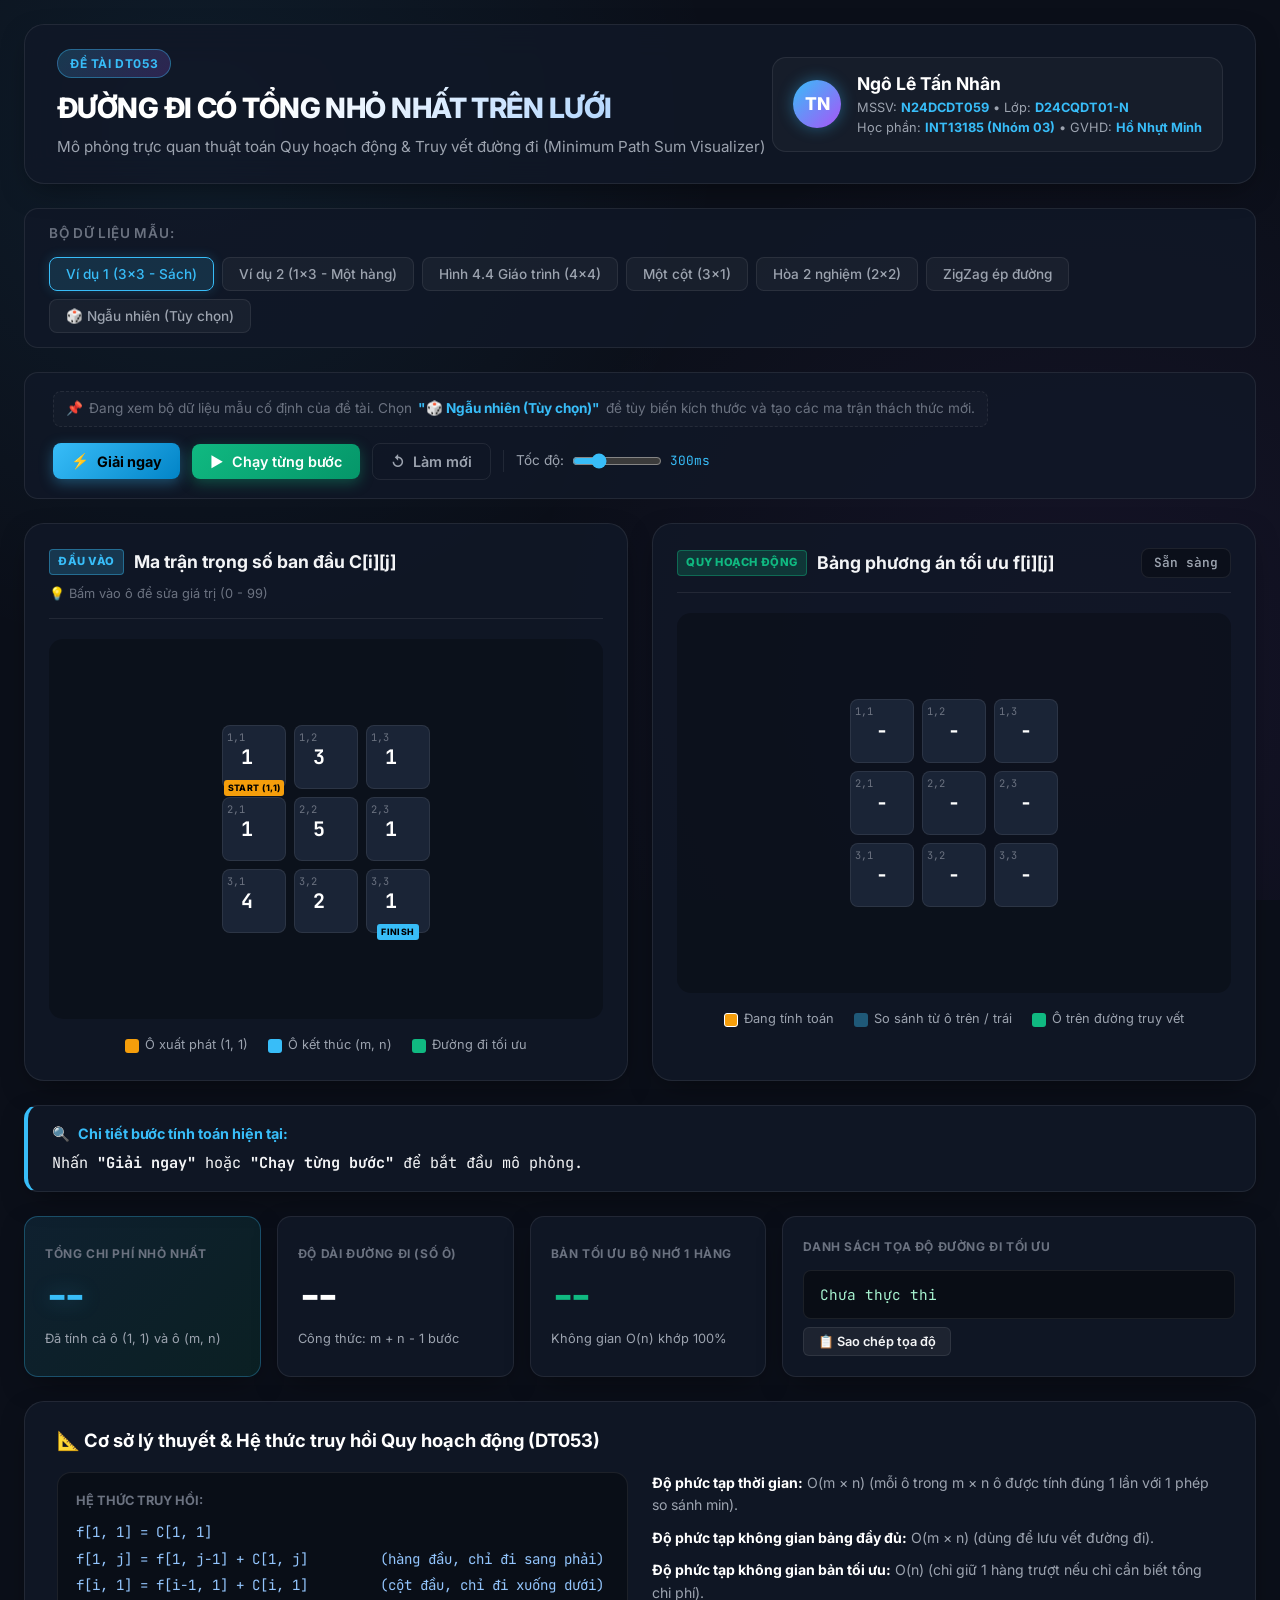
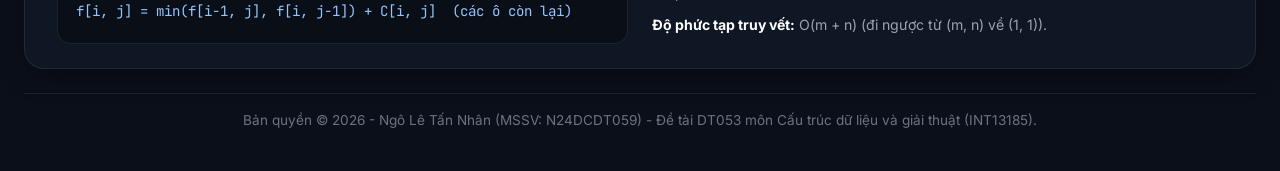
<file: DT053/web/index.html>
<!DOCTYPE html>
<html lang="vi">
<head>
    <meta charset="UTF-8">
    <meta name="viewport" content="width=device-width, initial-scale=1.0">
    <title>DT053 - Mô phỏng Đường đi có tổng nhỏ nhất trên lưới | Ngô Lê Tấn Nhân</title>
    <meta name="description" content="Ứng dụng mô phỏng trực quan giải thuật Quy hoạch động tìm đường đi có tổng chi phí nhỏ nhất trên lưới ô vuông - Đề tài DT053 - INT13185">
    
    <!-- Google Fonts -->
    <link rel="preconnect" href="https://fonts.googleapis.com">
    <link rel="preconnect" href="https://fonts.gstatic.com" crossorigin>
    <link href="https://fonts.googleapis.com/css2?family=Inter:wght@300;400;500;600;700;800&family=JetBrains+Mono:wght@400;600;700&display=swap" rel="stylesheet">
    
    <link rel="stylesheet" href="style.css">
</head>
<body>
    <div class="app-container">
        <!-- Header -->
        <header class="app-header">
            <div class="header-left">
                <div class="badge-topic">ĐỀ TÀI DT053</div>
                <h1 class="main-title">ĐƯỜNG ĐI CÓ TỔNG NHỎ NHẤT TRÊN LƯỚI</h1>
                <p class="sub-title">Mô phỏng trực quan thuật toán Quy hoạch động & Truy vết đường đi (Minimum Path Sum Visualizer)</p>
            </div>
            <div class="header-student-card">
                <div class="student-avatar">TN</div>
                <div class="student-info">
                    <div class="student-name">Ngô Lê Tấn Nhân</div>
                    <div class="student-meta">MSSV: <strong>N24DCDT059</strong> • Lớp: <strong>D24CQDT01-N</strong></div>
                    <div class="student-meta">Học phần: <strong>INT13185 (Nhóm 03)</strong> • GVHD: <strong>Hồ Nhựt Minh</strong></div>
                </div>
            </div>
        </header>

        <!-- Presets Bar -->
        <section class="preset-section">
            <span class="preset-label">Bộ dữ liệu mẫu:</span>
            <div class="preset-buttons">
                <button type="button" class="btn-preset active" id="btnPresetVD1" data-preset="vd1">Ví dụ 1 (3×3 - Sách)</button>
                <button type="button" class="btn-preset" id="btnPresetVD2" data-preset="vd2">Ví dụ 2 (1×3 - Một hàng)</button>
                <button type="button" class="btn-preset" id="btnPresetHinh44" data-preset="hinh44">Hình 4.4 Giáo trình (4×4)</button>
                <button type="button" class="btn-preset" id="btnPreset1Cot" data-preset="cot1">Một cột (3×1)</button>
                <button type="button" class="btn-preset" id="btnPresetHoa" data-preset="hoa">Hòa 2 nghiệm (2×2)</button>
                <button type="button" class="btn-preset" id="btnPresetZigZag" data-preset="zigzag">ZigZag ép đường</button>
                <button type="button" class="btn-preset" id="btnPresetRandom" data-preset="random">🎲 Ngẫu nhiên (Tùy chọn)</button>
            </div>
        </section>

        <!-- Controls Toolbar -->
        <section class="toolbar-section">
            <div class="grid-size-controls" id="gridSizeControls" style="display: none;">
                <div class="input-group">
                    <label for="inputRows">Số hàng (m):</label>
                    <input type="number" id="inputRows" min="1" max="10" value="4">
                </div>
                <div class="input-group">
                    <label for="inputCols">Số cột (n):</label>
                    <input type="number" id="inputCols" min="1" max="10" value="5">
                </div>
                <div class="input-group">
                    <label for="selectPattern">Độ khó / Kiểu mẫu:</label>
                    <select id="selectPattern" class="custom-select">
                        <option value="challenging">🔥 Thách thức bẫy số (Khó nhằn)</option>
                        <option value="zigzag">⚡ Mê cung lắt léo (Tường bẫy 99)</option>
                        <option value="varied">🎲 Đa dạng ngẫu nhiên (0 - 50)</option>
                        <option value="small">🌱 Số nhỏ nhẹ nhàng (1 - 9)</option>
                    </select>
                </div>
                <button type="button" class="btn-secondary" id="btnApplySize">🎲 Tạo lưới mới</button>
            </div>

            <div class="preset-fixed-notice" id="presetNotice">
                <span class="notice-icon">📌</span> Đang xem bộ dữ liệu mẫu cố định của đề tài. Chọn <strong>"🎲 Ngẫu nhiên (Tùy chọn)"</strong> để tùy biến kích thước và tạo các ma trận thách thức mới.
            </div>

            <div class="action-controls">
                <button type="button" class="btn-primary" id="btnSolve">
                    <span class="btn-icon">⚡</span> Giải ngay
                </button>
                <button type="button" class="btn-accent" id="btnStepByStep">
                    <span class="btn-icon">▶</span> Chạy từng bước
                </button>
                <button type="button" class="btn-outline" id="btnReset">
                    <span class="btn-icon">↺</span> Làm mới
                </button>

                <div class="speed-control">
                    <label for="rangeSpeed">Tốc độ:</label>
                    <input type="range" id="rangeSpeed" min="50" max="1000" step="50" value="300">
                    <span id="speedDisplay">300ms</span>
                </div>
            </div>
        </section>

        <!-- Main Visualizer Area -->
        <main class="visualizer-container">
            <!-- Left Panel: Matrix C -->
            <div class="grid-card">
                <div class="grid-card-header">
                    <div class="card-title">
                        <span class="title-tag blue">ĐẦU VÀO</span>
                        <h3>Ma trận trọng số ban đầu <span class="no-break">C[i][j]</span></h3>
                    </div>
                    <span class="hint-text">💡 Bấm vào ô để sửa giá trị (0 - 99)</span>
                </div>
                <div class="grid-wrapper">
                    <div id="gridC" class="interactive-grid"></div>
                </div>
                <div class="grid-footer">
                    <div class="legend-item"><span class="legend-box start-box"></span> Ô xuất phát (1, 1)</div>
                    <div class="legend-item"><span class="legend-box end-box"></span> Ô kết thúc (m, n)</div>
                    <div class="legend-item"><span class="legend-box path-box"></span> Đường đi tối ưu</div>
                </div>
            </div>

            <!-- Right Panel: DP Table f[i][j] -->
            <div class="grid-card">
                <div class="grid-card-header">
                    <div class="card-title">
                        <span class="title-tag green">QUY HOẠCH ĐỘNG</span>
                        <h3>Bảng phương án tối ưu <span class="no-break">f[i][j]</span></h3>
                    </div>
                    <div class="calc-indicator" id="stepStatusIndicator">Sẵn sàng thực thi</div>
                </div>
                <div class="grid-wrapper">
                    <div id="gridF" class="interactive-grid dp-grid"></div>
                </div>
                <div class="grid-footer">
                    <div class="legend-item"><span class="legend-box current-calc-box"></span> Đang tính toán</div>
                    <div class="legend-item"><span class="legend-box compare-box"></span> So sánh từ ô trên / trái</div>
                    <div class="legend-item"><span class="legend-box path-dp-box"></span> Ô trên đường truy vết</div>
                </div>
            </div>
        </main>

        <!-- Live Step Explanation Box -->
        <section class="explanation-section" id="explanationSection">
            <div class="explanation-header">
                <span class="icon-bulb">🔍</span>
                <h4>Chi tiết bước tính toán hiện tại:</h4>
            </div>
            <div class="explanation-body" id="explanationText">
                Nhấn <strong>"Giải ngay"</strong> để tìm đường đi tối ưu ngay lập tức, hoặc nhấn <strong>"Chạy từng bước"</strong> để quan sát quá trình Quy hoạch động điền bảng f[i][j] và lần vết ngược từ đích về xuất phát.
            </div>
        </section>

        <!-- Results & Analytics Dashboard -->
        <section class="results-dashboard">
            <div class="stat-card highlight">
                <div class="stat-title">TỔNG CHI PHÍ NHỎ NHẤT</div>
                <div class="stat-value" id="resultTotalSum">--</div>
                <div class="stat-desc">Đã tính cả ô (1, 1) và ô (m, n)</div>
            </div>

            <div class="stat-card">
                <div class="stat-title">ĐỘ DÀI ĐƯỜNG ĐI (SỐ Ô)</div>
                <div class="stat-value" id="resultStepCount">--</div>
                <div class="stat-desc">Công thức: m + n - 1 bước</div>
            </div>

            <div class="stat-card">
                <div class="stat-title">BẢN TỐI ƯU BỘ NHỚ 1 HÀNG</div>
                <div class="stat-value green-text" id="resultOptSpace">--</div>
                <div class="stat-desc">Không gian O(n) khớp 100%</div>
            </div>

            <div class="stat-card wide">
                <div class="stat-title">DANH SÁCH TỌA ĐỘ ĐƯỜNG ĐI TỐI ƯU</div>
                <div class="path-display-box" id="resultPathDisplay">
                    Chưa thực thi
                </div>
                <div class="path-actions">
                    <button type="button" class="btn-copy" id="btnCopyPath">📋 Sao chép tọa độ</button>
                    <span class="copy-success" id="copySuccessMsg">Đã sao chép!</span>
                </div>
            </div>
        </section>

        <!-- Formula and Educational Reference -->
        <section class="theory-section">
            <div class="theory-card">
                <h3>📐 Cơ sở lý thuyết & Hệ thức truy hồi Quy hoạch động (DT053)</h3>
                <div class="theory-content">
                    <div class="formula-block">
                        <div class="formula-title">Hệ thức truy hồi:</div>
                        <code>
                            f[1, 1] = C[1, 1]<br>
                            f[1, j] = f[1, j-1] + C[1, j] &nbsp;&nbsp;&nbsp;&nbsp;&nbsp;&nbsp;&nbsp;&nbsp;(hàng đầu, chỉ đi sang phải)<br>
                            f[i, 1] = f[i-1, 1] + C[i, 1] &nbsp;&nbsp;&nbsp;&nbsp;&nbsp;&nbsp;&nbsp;&nbsp;(cột đầu, chỉ đi xuống dưới)<br>
                            f[i, j] = min(f[i-1, j], f[i, j-1]) + C[i, j] &nbsp;(các ô còn lại)
                        </code>
                    </div>
                    <div class="complexity-info">
                        <ul>
                            <li><strong>Độ phức tạp thời gian:</strong> O(m × n) (mỗi ô trong m × n ô được tính đúng 1 lần với 1 phép so sánh min).</li>
                            <li><strong>Độ phức tạp không gian bảng đầy đủ:</strong> O(m × n) (dùng để lưu vết đường đi).</li>
                            <li><strong>Độ phức tạp không gian bản tối ưu:</strong> O(n) (chỉ giữ 1 hàng trượt nếu chỉ cần biết tổng chi phí).</li>
                            <li><strong>Độ phức tạp truy vết:</strong> O(m + n) (đi ngược từ (m, n) về (1, 1)).</li>
                        </ul>
                    </div>
                </div>
            </div>
        </section>

        <!-- Footer -->
        <footer class="app-footer">
            <p>Bản quyền © 2026 - Ngô Lê Tấn Nhân (MSSV: N24DCDT059) - Đề tài DT053 môn Cấu trúc dữ liệu và giải thuật (INT13185).</p>
        </footer>
    </div>

    <script src="app.js"></script>
</body>
</html>
</file>
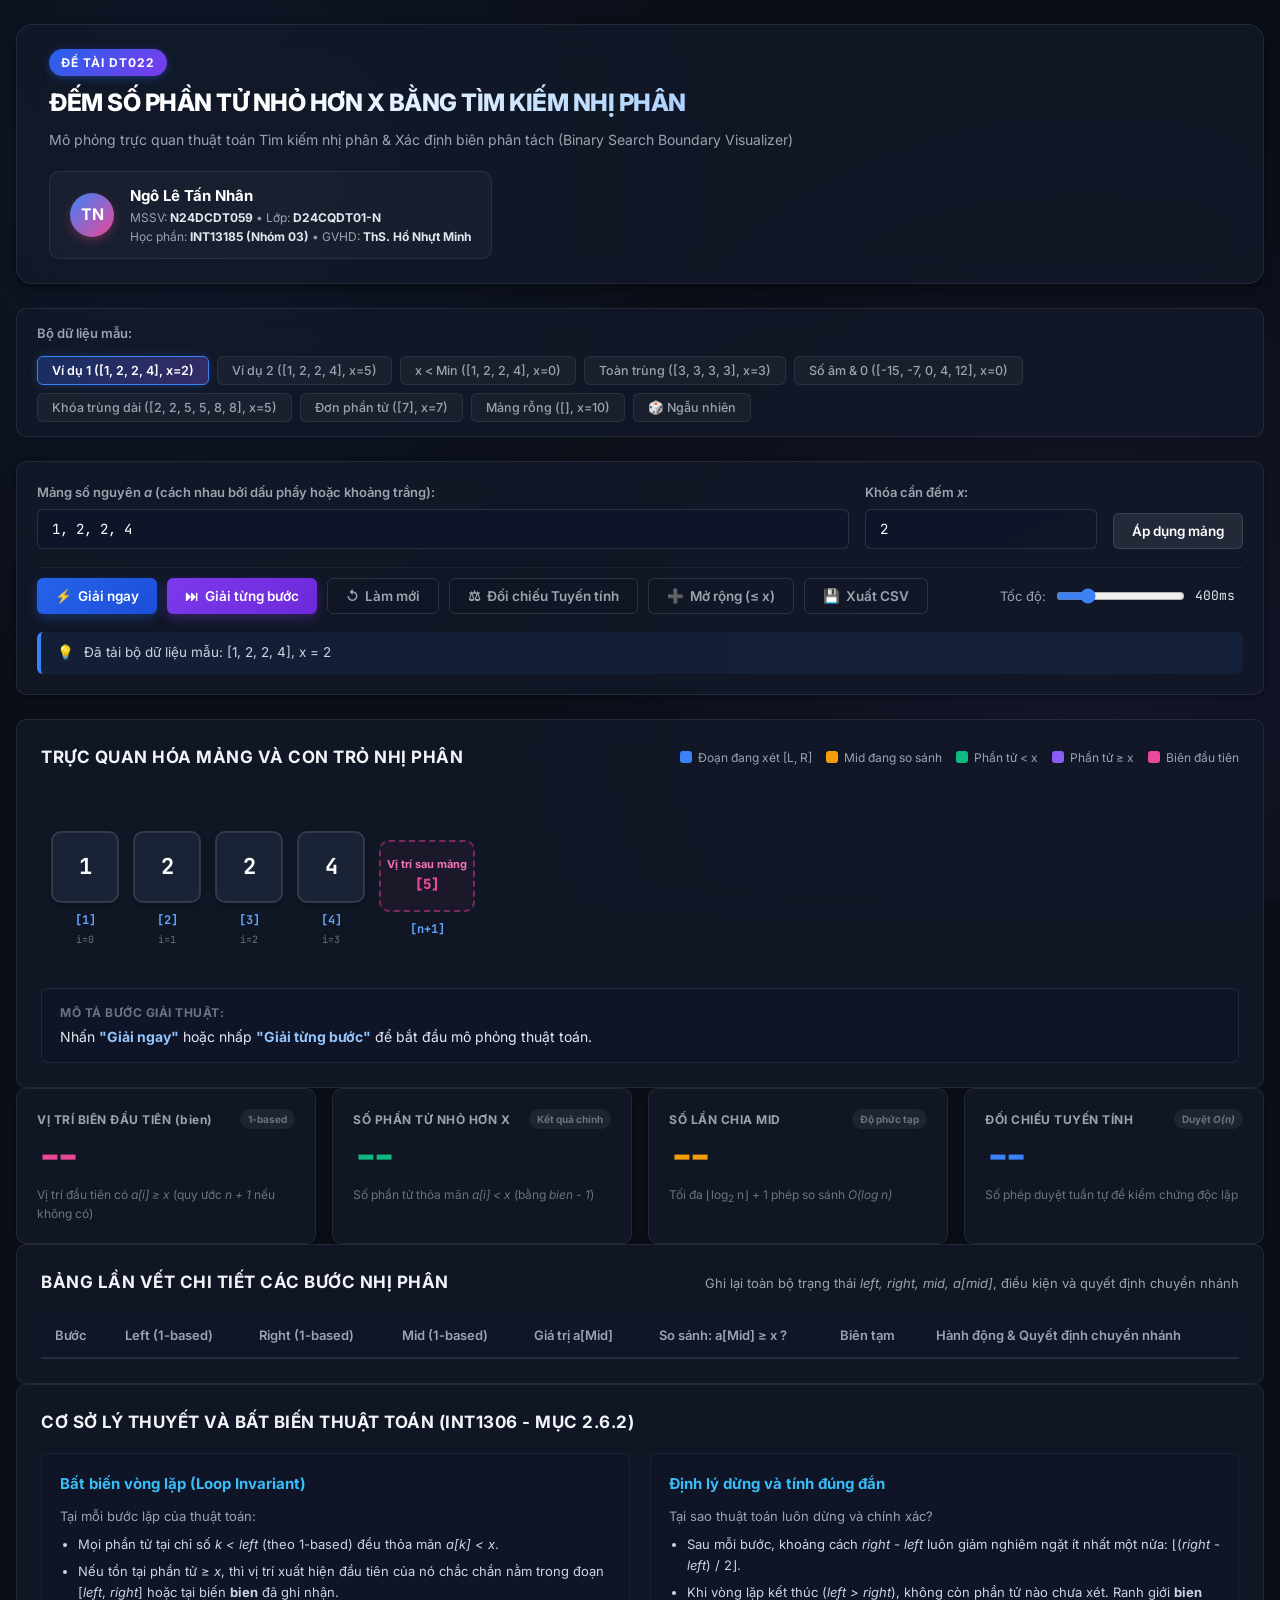
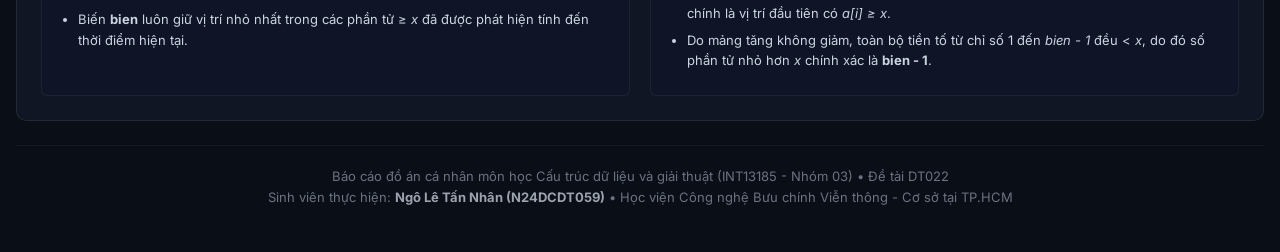
<file: NgoLeTanNhan-N24DCDT059/DT022/web/index.html>
<!DOCTYPE html>
<html lang="vi">
<head>
    <meta charset="UTF-8">
    <meta name="viewport" content="width=device-width, initial-scale=1.0">
    <title>DT022 - Đếm số phần tử nhỏ hơn x bằng Tìm kiếm nhị phân | Ngô Lê Tấn Nhân</title>
    <meta name="description" content="Mô phỏng trực quan thuật toán Tìm kiếm nhị phân đếm số phần tử nhỏ hơn x và xác định vị trí biên đầu tiên >= x - Đề tài DT022 - INT13185">
    
    <!-- Google Fonts -->
    <link rel="preconnect" href="https://fonts.googleapis.com">
    <link rel="preconnect" href="https://fonts.gstatic.com" crossorigin>
    <link href="https://fonts.googleapis.com/css2?family=Inter:wght@300;400;500;600;700;800&family=JetBrains+Mono:wght@400;600;700&display=swap" rel="stylesheet">
    
    <link rel="stylesheet" href="style.css">
</head>
<body>
    <div class="app-container">
        <!-- Header -->
        <header class="app-header">
            <div class="header-left">
                <div class="badge-topic">ĐỀ TÀI DT022</div>
                <h1 class="main-title">ĐẾM SỐ PHẦN TỬ NHỎ HƠN X BẰNG TÌM KIẾM NHỊ PHÂN</h1>
                <p class="sub-title">Mô phỏng trực quan thuật toán Tìm kiếm nhị phân & Xác định biên phân tách (Binary Search Boundary Visualizer)</p>
            </div>
            <div class="header-student-card">
                <div class="student-avatar">TN</div>
                <div class="student-info">
                    <div class="student-name">Ngô Lê Tấn Nhân</div>
                    <div class="student-meta">MSSV: <strong>N24DCDT059</strong> • Lớp: <strong>D24CQDT01-N</strong></div>
                    <div class="student-meta">Học phần: <strong>INT13185 (Nhóm 03)</strong> • GVHD: <strong>ThS. Hồ Nhựt Minh</strong></div>
                </div>
            </div>
        </header>

        <!-- Presets Bar -->
        <section class="preset-section">
            <span class="preset-label">Bộ dữ liệu mẫu:</span>
            <div class="preset-buttons">
                <button type="button" class="btn-preset active" id="btnPresetVD1" data-preset="vd1">Ví dụ 1 ([1, 2, 2, 4], x=2)</button>
                <button type="button" class="btn-preset" id="btnPresetVD2" data-preset="vd2">Ví dụ 2 ([1, 2, 2, 4], x=5)</button>
                <button type="button" class="btn-preset" id="btnPresetNhoHonMin" data-preset="min">x &lt; Min ([1, 2, 2, 4], x=0)</button>
                <button type="button" class="btn-preset" id="btnPresetToanTrung" data-preset="trung">Toàn trùng ([3, 3, 3, 3], x=3)</button>
                <button type="button" class="btn-preset" id="btnPresetSoAm" data-preset="am">Số âm & 0 ([-15, -7, 0, 4, 12], x=0)</button>
                <button type="button" class="btn-preset" id="btnPresetKhoaTrung" data-preset="khoatrung">Khóa trùng dài ([2, 2, 5, 5, 8, 8], x=5)</button>
                <button type="button" class="btn-preset" id="btnPresetDon" data-preset="don">Đơn phần tử ([7], x=7)</button>
                <button type="button" class="btn-preset" id="btnPresetRong" data-preset="rong">Mảng rỗng ([], x=10)</button>
                <button type="button" class="btn-preset" id="btnPresetRandom" data-preset="random">🎲 Ngẫu nhiên</button>
            </div>
        </section>

        <!-- Controls Toolbar -->
        <section class="toolbar-section">
            <div class="input-controls-row">
                <div class="input-group flex-grow">
                    <label for="inputArray">Mảng số nguyên <em>a</em> (cách nhau bởi dấu phẩy hoặc khoảng trắng):</label>
                    <input type="text" id="inputArray" value="1, 2, 2, 4" placeholder="Ví dụ: 1, 2, 2, 4">
                </div>
                <div class="input-group">
                    <label for="inputTarget">Khóa cần đếm <em>x</em>:</label>
                    <input type="number" id="inputTarget" value="2">
                </div>
                <div class="input-group">
                    <label>&nbsp;</label>
                    <button type="button" class="btn-secondary" id="btnApplyCustom">Áp dụng mảng</button>
                </div>
            </div>

            <div class="action-controls-row">
                <div class="action-buttons-group">
                    <button type="button" class="btn-primary" id="btnSolve">
                        <span class="btn-icon">⚡</span> Giải ngay
                    </button>
                    <button type="button" class="btn-accent" id="btnNextStep">
                        <span class="btn-icon">⏭</span> Giải từng bước (Nhấp để chuyển bước)
                    </button>
                    <button type="button" class="btn-outline" id="btnReset">
                        <span class="btn-icon">↺</span> Làm mới
                    </button>
                    <button type="button" class="btn-outline" id="btnCompareLinear" title="Đối chiếu thuật toán duyệt tuần tự O(n)">
                        <span class="btn-icon">⚖</span> Đối chiếu Tuyến tính
                    </button>
                    <button type="button" class="btn-outline" id="btnExtended" title="Mở rộng: Phân biệt < x và <= x">
                        <span class="btn-icon">➕</span> Mở rộng (&le; x)
                    </button>
                    <button type="button" class="btn-outline" id="btnExportCSV" title="Xuất kết quả và bảng lần vết ra tệp CSV">
                        <span class="btn-icon">💾</span> Xuất CSV
                    </button>
                </div>

                <div class="speed-control">
                    <label for="rangeSpeed">Tốc độ:</label>
                    <input type="range" id="rangeSpeed" min="100" max="1500" step="50" value="400">
                    <span id="speedDisplay">400ms</span>
                </div>
            </div>

            <div class="status-banner" id="statusBanner">
                <span class="status-icon">💡</span>
                <span class="status-text" id="statusText">Sẵn sàng! Nhấn <strong>"Giải ngay"</strong> hoặc nhấp <strong>"Giải từng bước"</strong> để quan sát từng bước nhị phân.</span>
            </div>
        </section>

        <!-- Main Visualizer Area -->
        <main class="visualizer-main">
            <!-- Array Representation Section -->
            <section class="array-canvas-section">
                <div class="section-header">
                    <h2>TRỰC QUAN HÓA MẢNG VÀ CON TRỎ NHỊ PHÂN</h2>
                    <div class="legend-group">
                        <span class="legend-item"><span class="legend-color color-active"></span> Đoạn đang xét [L, R]</span>
                        <span class="legend-item"><span class="legend-color color-mid"></span> Mid đang so sánh</span>
                        <span class="legend-item"><span class="legend-color color-less"></span> Phần tử &lt; x</span>
                        <span class="legend-item"><span class="legend-color color-ge"></span> Phần tử &ge; x</span>
                        <span class="legend-item"><span class="legend-color color-boundary"></span> Biên đầu tiên</span>
                    </div>
                </div>

                <div class="array-canvas-container" id="arrayContainer">
                    <!-- Dynamic Array Elements injected by JavaScript -->
                </div>

                <!-- Explanation Box -->
                <div class="step-explanation-box" id="explanationBox">
                    <div class="explanation-title">Mô tả bước giải thuật:</div>
                    <div class="explanation-content" id="explanationContent">
                        Nhấn <strong>"Giải từng bước"</strong> để mỗi lần nhấp chuột bạn sẽ thấy một bước di chuyển của Left, Right, Mid và điều kiện so sánh.
                    </div>
                </div>
            </section>

            <!-- Metric Cards Section -->
            <section class="metrics-grid">
                <div class="metric-card card-boundary">
                    <div class="metric-header">
                        <span class="metric-label">VỊ TRÍ BIÊN ĐẦU TIÊN (bien)</span>
                        <span class="metric-badge">1-based</span>
                    </div>
                    <div class="metric-value" id="valBien">--</div>
                    <div class="metric-desc" id="descBien">Vị trí đầu tiên có <em>a[i] &ge; x</em> (quy ước <em>n + 1</em> nếu không có)</div>
                </div>

                <div class="metric-card card-count">
                    <div class="metric-header">
                        <span class="metric-label">SỐ PHẦN TỬ NHỎ HƠN X</span>
                        <span class="metric-badge">Kết quả chính</span>
                    </div>
                    <div class="metric-value" id="valSoNhoHon">--</div>
                    <div class="metric-desc" id="descSoNhoHon">Số phần tử thỏa mãn <em>a[i] &lt; x</em> (bằng <em>bien - 1</em>)</div>
                </div>

                <div class="metric-card card-steps">
                    <div class="metric-header">
                        <span class="metric-label">SỐ LẦN CHIA MID</span>
                        <span class="metric-badge">Độ phức tạp</span>
                    </div>
                    <div class="metric-value" id="valSteps">--</div>
                    <div class="metric-desc" id="descSteps">Tối đa ⌊log<sub>2</sub> n⌋ + 1 phép so sánh <em>O(log n)</em></div>
                </div>

                <div class="metric-card card-linear">
                    <div class="metric-header">
                        <span class="metric-label">ĐỐI CHIẾU TUYẾN TÍNH</span>
                        <span class="metric-badge">Duyệt <em>O(n)</em></span>
                    </div>
                    <div class="metric-value" id="valLinear">--</div>
                    <div class="metric-desc" id="descLinear">Số phép duyệt tuần tự để kiểm chứng độc lập</div>
                </div>
            </section>

            <!-- Step Trace Table Section -->
            <section class="table-section">
                <div class="section-header">
                    <h2>BẢNG LẦN VẾT CHI TIẾT CÁC BƯỚC NHỊ PHÂN</h2>
                    <span class="table-subtitle">Ghi lại toàn bộ trạng thái <em>left, right, mid, a[mid]</em>, điều kiện và quyết định chuyển nhánh</span>
                </div>
                <div class="table-wrapper">
                    <table class="trace-table" id="traceTable">
                        <thead>
                            <tr>
                                <th>Bước</th>
                                <th>Left (1-based)</th>
                                <th>Right (1-based)</th>
                                <th>Mid (1-based)</th>
                                <th>Giá trị a[Mid]</th>
                                <th>So sánh: a[Mid] &ge; x ?</th>
                                <th>Biên tạm</th>
                                <th>Hành động &amp; Quyết định chuyển nhánh</th>
                            </tr>
                        </thead>
                        <tbody id="traceTableBody">
                            <tr>
                                <td colspan="8" class="text-center empty-row">Chưa có dữ liệu lần vết. Hãy nhấn "Giải ngay" hoặc "Chạy từng bước".</td>
                            </tr>
                        </tbody>
                    </table>
                </div>
            </section>

            <!-- Extended Comparison Modal / Panel (Hidden by default, toggled via button) -->
            <section class="extended-section" id="extendedPanel" style="display: none;">
                <div class="section-header">
                    <h2>PHÂN TÍCH MỞ RỘNG: BẤT ĐẲNG THỨC NGHIÊM (&lt; x) VS KHÔNG NGHIÊM (&le; x)</h2>
                    <button type="button" class="btn-close-panel" id="btnCloseExtended">✕ Đóng</button>
                </div>
                <div class="extended-cards-grid">
                    <div class="ext-card">
                        <h3>1. Đếm nghiêm: Số phần tử &lt; x</h3>
                        <p><strong>Điều kiện ranh giới:</strong> Tìm vị trí đầu tiên <em>a[i] &ge; x</em> (Lower Bound).</p>
                        <p>Gặp <em>a[mid] &ge; x</em> &rArr; lưu <em>mid</em> và thu hẹp sang trái.</p>
                        <div class="ext-res" id="extResLess">Kết quả: --</div>
                    </div>
                    <div class="ext-card">
                        <h3>2. Đếm không nghiêm: Số phần tử &le; x</h3>
                        <p><strong>Điều kiện ranh giới:</strong> Tìm vị trí đầu tiên <em>a[i] &gt; x</em> (Upper Bound).</p>
                        <p>Gặp <em>a[mid] &gt; x</em> &rArr; lưu <em>mid</em> và thu hẹp sang trái.</p>
                        <div class="ext-res" id="extResLe">Kết quả: --</div>
                    </div>
                    <div class="ext-card highlight-card">
                        <h3>3. Tần suất xuất hiện: Số phần tử = x</h3>
                        <p><strong>Công thức tính:</strong> <code>count(== x) = count(&le; x) - count(&lt; x)</code>.</p>
                        <p>Bằng hiệu chỉ số giữa Upper Bound và Lower Bound.</p>
                        <div class="ext-res" id="extResEq">Số lần xuất hiện của x: --</div>
                    </div>
                </div>
            </section>

            <!-- Theoretical Foundations & Algorithm Invariant -->
            <section class="theory-section">
                <div class="section-header">
                    <h2>CƠ SỞ LÝ THUYẾT VÀ BẤT BIẾN THUẬT TOÁN (INT1306 - MỤC 2.6.2)</h2>
                </div>
                <div class="theory-grid">
                    <div class="theory-box">
                        <h3>Bất biến vòng lặp (Loop Invariant)</h3>
                        <p>Tại mỗi bước lặp của thuật toán:</p>
                        <ul>
                            <li>Mọi phần tử tại chỉ số <em>k &lt; left</em> (theo 1-based) đều thỏa mãn <em>a[k] &lt; x</em>.</li>
                            <li>Nếu tồn tại phần tử &ge; <em>x</em>, thì vị trí xuất hiện đầu tiên của nó chắc chắn nằm trong đoạn [<em>left</em>, <em>right</em>] hoặc tại biến <strong>bien</strong> đã ghi nhận.</li>
                            <li>Biến <strong>bien</strong> luôn giữ vị trí nhỏ nhất trong các phần tử &ge; <em>x</em> đã được phát hiện tính đến thời điểm hiện tại.</li>
                        </ul>
                    </div>
                    <div class="theory-box">
                        <h3>Định lý dừng và tính đúng đắn</h3>
                        <p>Tại sao thuật toán luôn dừng và chính xác?</p>
                        <ul>
                            <li>Sau mỗi bước, khoảng cách <em>right - left</em> luôn giảm nghiêm ngặt ít nhất một nửa: ⌊(<em>right</em> - <em>left</em>) / 2⌋.</li>
                            <li>Khi vòng lặp kết thúc (<em>left &gt; right</em>), không còn phần tử nào chưa xét. Ranh giới <strong>bien</strong> chính là vị trí đầu tiên có <em>a[i] &ge; x</em>.</li>
                            <li>Do mảng tăng không giảm, toàn bộ tiền tố từ chỉ số 1 đến <em>bien - 1</em> đều &lt; <em>x</em>, do đó số phần tử nhỏ hơn <em>x</em> chính xác là <strong>bien - 1</strong>.</li>
                        </ul>
                    </div>
                </div>
            </section>
        </main>

        <!-- Footer -->
        <footer class="app-footer">
            <div class="footer-content">
                <p>Báo cáo đồ án cá nhân môn học Cấu trúc dữ liệu và giải thuật (INT13185 - Nhóm 03) • Đề tài DT022</p>
                <p>Sinh viên thực hiện: <strong>Ngô Lê Tấn Nhân (N24DCDT059)</strong> • Học viện Công nghệ Bưu chính Viễn thông - Cơ sở tại TP.HCM</p>
            </div>
        </footer>
    </div>

    <script src="app.js"></script>
</body>
</html>
</file>
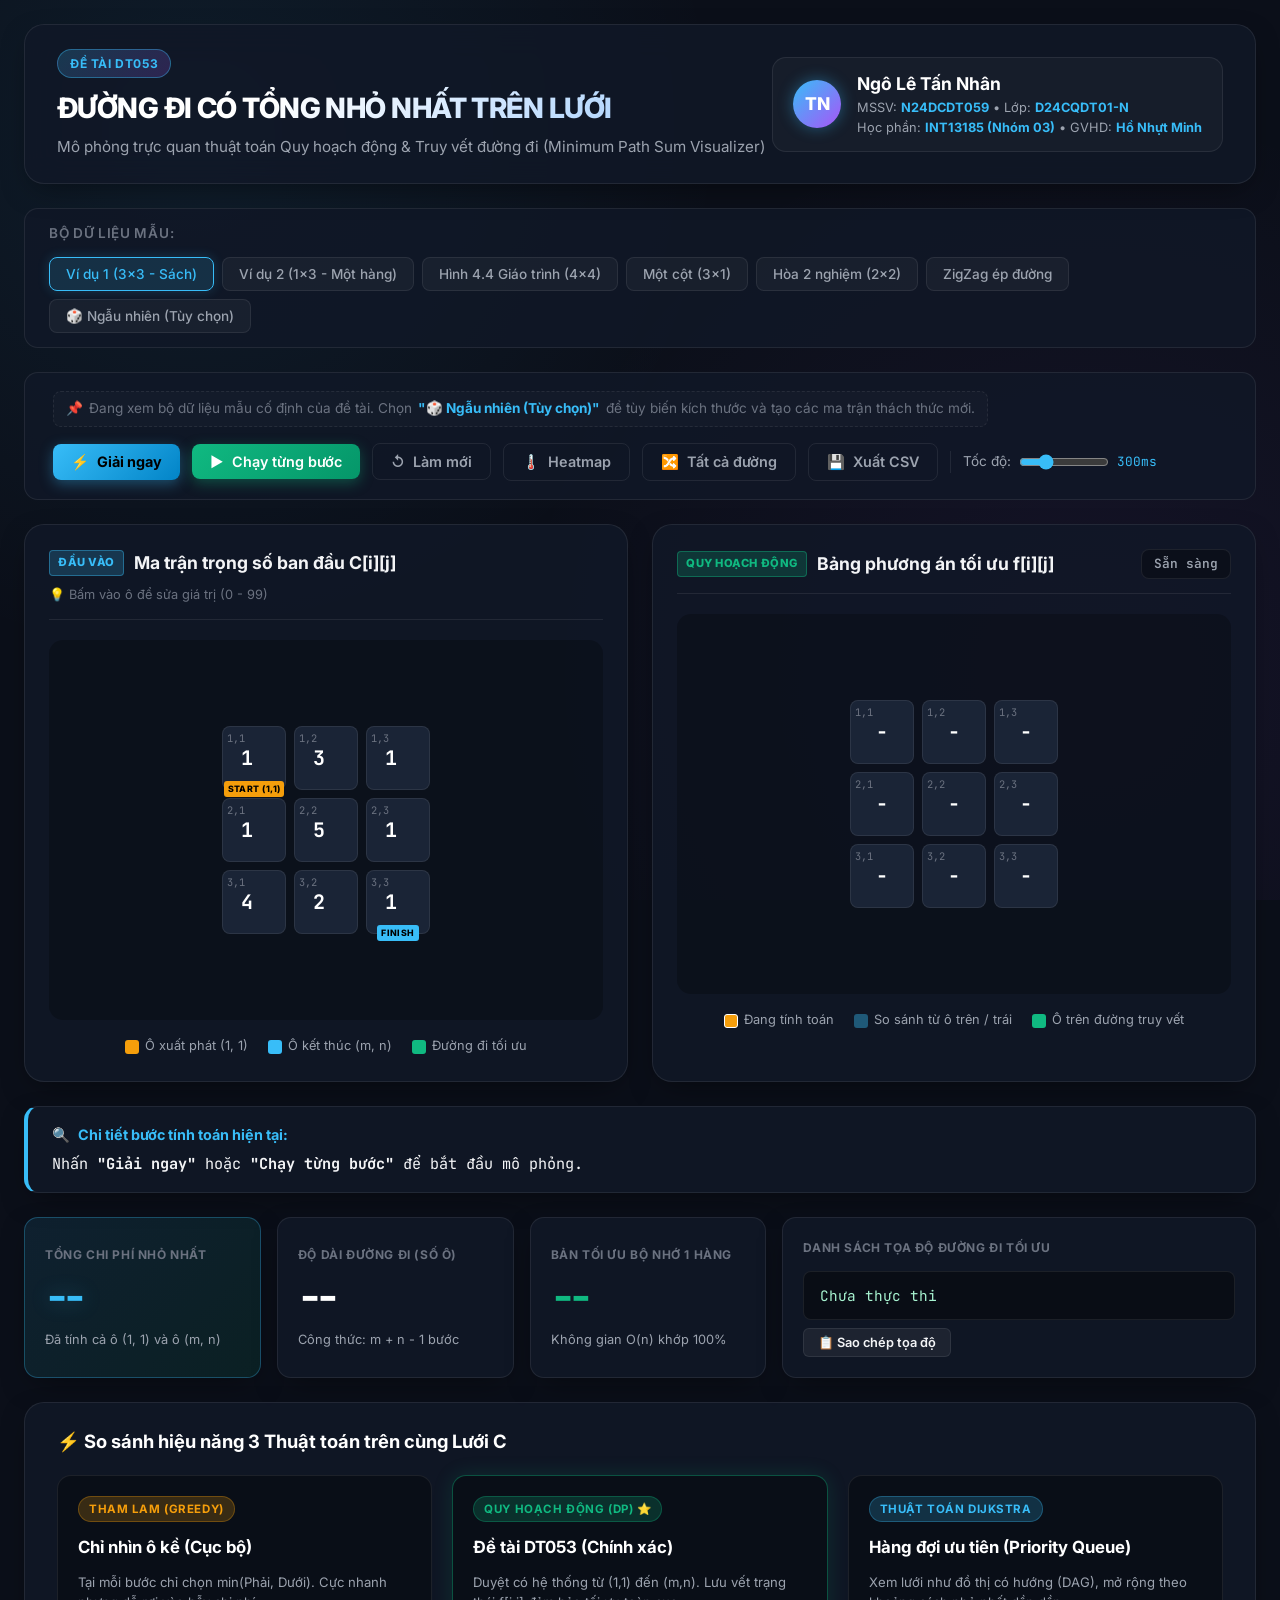
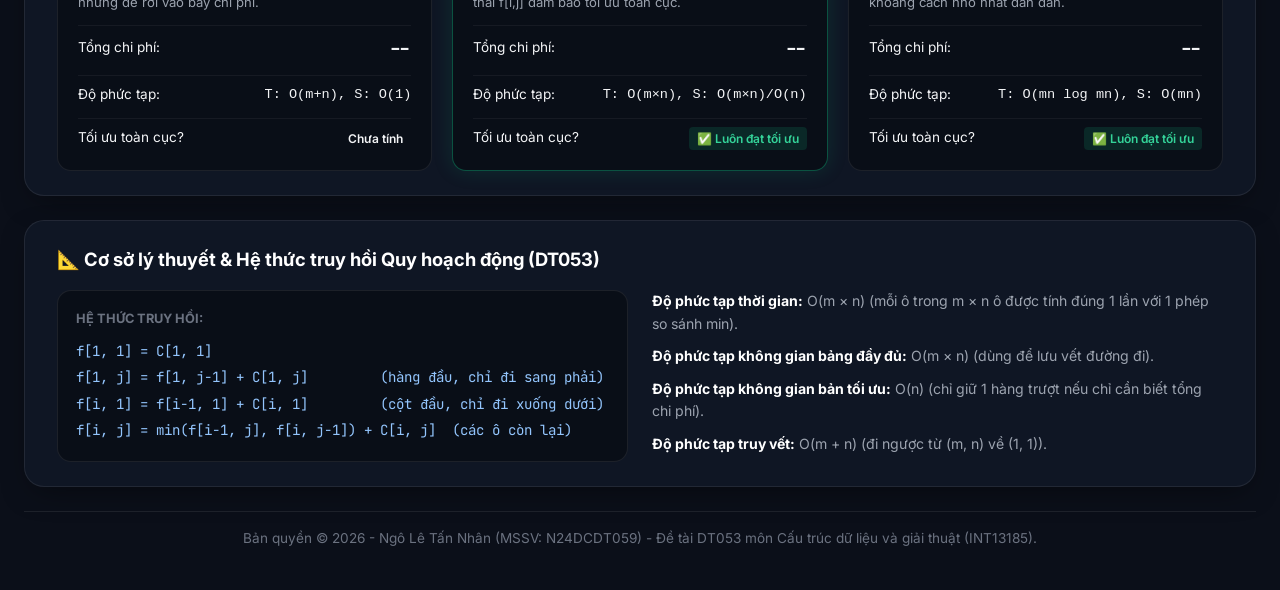
<file: NgoLeTanNhan-N24DCDT059/DT053/web/index.html>
<!DOCTYPE html>
<html lang="vi">
<head>
    <meta charset="UTF-8">
    <meta name="viewport" content="width=device-width, initial-scale=1.0">
    <title>DT053 - Mô phỏng Đường đi có tổng nhỏ nhất trên lưới | Ngô Lê Tấn Nhân</title>
    <meta name="description" content="Ứng dụng mô phỏng trực quan giải thuật Quy hoạch động tìm đường đi có tổng chi phí nhỏ nhất trên lưới ô vuông - Đề tài DT053 - INT13185">
    
    <!-- Google Fonts -->
    <link rel="preconnect" href="https://fonts.googleapis.com">
    <link rel="preconnect" href="https://fonts.gstatic.com" crossorigin>
    <link href="https://fonts.googleapis.com/css2?family=Inter:wght@300;400;500;600;700;800&family=JetBrains+Mono:wght@400;600;700&display=swap" rel="stylesheet">
    
    <link rel="stylesheet" href="style.css">
</head>
<body>
    <div class="app-container">
        <!-- Header -->
        <header class="app-header">
            <div class="header-left">
                <div class="badge-topic">ĐỀ TÀI DT053</div>
                <h1 class="main-title">ĐƯỜNG ĐI CÓ TỔNG NHỎ NHẤT TRÊN LƯỚI</h1>
                <p class="sub-title">Mô phỏng trực quan thuật toán Quy hoạch động & Truy vết đường đi (Minimum Path Sum Visualizer)</p>
            </div>
            <div class="header-student-card">
                <div class="student-avatar">TN</div>
                <div class="student-info">
                    <div class="student-name">Ngô Lê Tấn Nhân</div>
                    <div class="student-meta">MSSV: <strong>N24DCDT059</strong> • Lớp: <strong>D24CQDT01-N</strong></div>
                    <div class="student-meta">Học phần: <strong>INT13185 (Nhóm 03)</strong> • GVHD: <strong>Hồ Nhựt Minh</strong></div>
                </div>
            </div>
        </header>

        <!-- Presets Bar -->
        <section class="preset-section">
            <span class="preset-label">Bộ dữ liệu mẫu:</span>
            <div class="preset-buttons">
                <button type="button" class="btn-preset active" id="btnPresetVD1" data-preset="vd1">Ví dụ 1 (3×3 - Sách)</button>
                <button type="button" class="btn-preset" id="btnPresetVD2" data-preset="vd2">Ví dụ 2 (1×3 - Một hàng)</button>
                <button type="button" class="btn-preset" id="btnPresetHinh44" data-preset="hinh44">Hình 4.4 Giáo trình (4×4)</button>
                <button type="button" class="btn-preset" id="btnPreset1Cot" data-preset="cot1">Một cột (3×1)</button>
                <button type="button" class="btn-preset" id="btnPresetHoa" data-preset="hoa">Hòa 2 nghiệm (2×2)</button>
                <button type="button" class="btn-preset" id="btnPresetZigZag" data-preset="zigzag">ZigZag ép đường</button>
                <button type="button" class="btn-preset" id="btnPresetRandom" data-preset="random">🎲 Ngẫu nhiên (Tùy chọn)</button>
            </div>
        </section>

        <!-- Controls Toolbar -->
        <section class="toolbar-section">
            <div class="grid-size-controls" id="gridSizeControls" style="display: none;">
                <div class="input-group">
                    <label for="inputRows">Số hàng (m):</label>
                    <input type="number" id="inputRows" min="1" max="10" value="4">
                </div>
                <div class="input-group">
                    <label for="inputCols">Số cột (n):</label>
                    <input type="number" id="inputCols" min="1" max="10" value="5">
                </div>
                <div class="input-group">
                    <label for="selectPattern">Độ khó / Kiểu mẫu:</label>
                    <select id="selectPattern" class="custom-select">
                        <option value="challenging">🔥 Thách thức bẫy số (Khó nhằn)</option>
                        <option value="zigzag">⚡ Mê cung lắt léo (Tường bẫy 99)</option>
                        <option value="varied">🎲 Đa dạng ngẫu nhiên (0 - 50)</option>
                        <option value="small">🌱 Số nhỏ nhẹ nhàng (1 - 9)</option>
                    </select>
                </div>
                <button type="button" class="btn-secondary" id="btnApplySize">🎲 Tạo lưới mới</button>
            </div>

            <div class="preset-fixed-notice" id="presetNotice">
                <span class="notice-icon">📌</span> Đang xem bộ dữ liệu mẫu cố định của đề tài. Chọn <strong>"🎲 Ngẫu nhiên (Tùy chọn)"</strong> để tùy biến kích thước và tạo các ma trận thách thức mới.
            </div>

            <div class="action-controls">
                <button type="button" class="btn-primary" id="btnSolve">
                    <span class="btn-icon">⚡</span> Giải ngay
                </button>
                <button type="button" class="btn-accent" id="btnStepByStep">
                    <span class="btn-icon">▶</span> Chạy từng bước
                </button>
                <button type="button" class="btn-outline" id="btnReset">
                    <span class="btn-icon">↺</span> Làm mới
                </button>
                <button type="button" class="btn-outline" id="btnHeatmap" title="Bật/Tắt bản đồ nhiệt chi phí">
                    <span class="btn-icon">🌡️</span> Heatmap
                </button>
                <button type="button" class="btn-outline" id="btnAllPaths" title="Tìm và hiển thị tất cả các đường đi tối ưu">
                    <span class="btn-icon">🔀</span> Tất cả đường
                </button>
                <button type="button" class="btn-outline" id="btnExportCSV" title="Xuất kết quả ma trận ra tệp CSV">
                    <span class="btn-icon">💾</span> Xuất CSV
                </button>

                <div class="speed-control">
                    <label for="rangeSpeed">Tốc độ:</label>
                    <input type="range" id="rangeSpeed" min="50" max="1000" step="50" value="300">
                    <span id="speedDisplay">300ms</span>
                </div>
            </div>
        </section>

        <!-- Main Visualizer Area -->
        <main class="visualizer-container">
            <!-- Left Panel: Matrix C -->
            <div class="grid-card">
                <div class="grid-card-header">
                    <div class="card-title">
                        <span class="title-tag blue">ĐẦU VÀO</span>
                        <h3>Ma trận trọng số ban đầu <span class="no-break">C[i][j]</span></h3>
                    </div>
                    <span class="hint-text">💡 Bấm vào ô để sửa giá trị (0 - 99)</span>
                </div>
                <div class="grid-wrapper">
                    <div id="gridC" class="interactive-grid"></div>
                </div>
                <div class="grid-footer">
                    <div class="legend-item"><span class="legend-box start-box"></span> Ô xuất phát (1, 1)</div>
                    <div class="legend-item"><span class="legend-box end-box"></span> Ô kết thúc (m, n)</div>
                    <div class="legend-item"><span class="legend-box path-box"></span> Đường đi tối ưu</div>
                </div>
            </div>

            <!-- Right Panel: DP Table f[i][j] -->
            <div class="grid-card">
                <div class="grid-card-header">
                    <div class="card-title">
                        <span class="title-tag green">QUY HOẠCH ĐỘNG</span>
                        <h3>Bảng phương án tối ưu <span class="no-break">f[i][j]</span></h3>
                    </div>
                    <div class="calc-indicator" id="stepStatusIndicator">Sẵn sàng thực thi</div>
                </div>
                <div class="grid-wrapper">
                    <div id="gridF" class="interactive-grid dp-grid"></div>
                </div>
                <div class="grid-footer">
                    <div class="legend-item"><span class="legend-box current-calc-box"></span> Đang tính toán</div>
                    <div class="legend-item"><span class="legend-box compare-box"></span> So sánh từ ô trên / trái</div>
                    <div class="legend-item"><span class="legend-box path-dp-box"></span> Ô trên đường truy vết</div>
                </div>
            </div>
        </main>

        <!-- Live Step Explanation Box -->
        <section class="explanation-section" id="explanationSection">
            <div class="explanation-header">
                <span class="icon-bulb">🔍</span>
                <h4>Chi tiết bước tính toán hiện tại:</h4>
            </div>
            <div class="explanation-body" id="explanationText">
                Nhấn <strong>"Giải ngay"</strong> để tìm đường đi tối ưu ngay lập tức, hoặc nhấn <strong>"Chạy từng bước"</strong> để quan sát quá trình Quy hoạch động điền bảng f[i][j] và lần vết ngược từ đích về xuất phát.
            </div>
        </section>

        <!-- Results & Analytics Dashboard -->
        <section class="results-dashboard">
            <div class="stat-card highlight">
                <div class="stat-title">TỔNG CHI PHÍ NHỎ NHẤT</div>
                <div class="stat-value" id="resultTotalSum">--</div>
                <div class="stat-desc">Đã tính cả ô (1, 1) và ô (m, n)</div>
            </div>

            <div class="stat-card">
                <div class="stat-title">ĐỘ DÀI ĐƯỜNG ĐI (SỐ Ô)</div>
                <div class="stat-value" id="resultStepCount">--</div>
                <div class="stat-desc">Công thức: m + n - 1 bước</div>
            </div>

            <div class="stat-card">
                <div class="stat-title">BẢN TỐI ƯU BỘ NHỚ 1 HÀNG</div>
                <div class="stat-value green-text" id="resultOptSpace">--</div>
                <div class="stat-desc">Không gian O(n) khớp 100%</div>
            </div>

            <div class="stat-card wide">
                <div class="stat-title">DANH SÁCH TỌA ĐỘ ĐƯỜNG ĐI TỐI ƯU</div>
                <div class="path-display-box" id="resultPathDisplay">
                    Chưa thực thi
                </div>
                <div class="path-actions">
                    <button type="button" class="btn-copy" id="btnCopyPath">📋 Sao chép tọa độ</button>
                    <span class="copy-success" id="copySuccessMsg">Đã sao chép!</span>
                </div>
            </div>
            <div class="stat-card wide" id="allPathsContainer" style="display: none;">
                <div class="stat-title">TẤT CẢ CÁC ĐƯỜNG ĐI CÓ CÙNG TỔNG NHỎ NHẤT</div>
                <div id="allPathsList" class="all-paths-content"></div>
            </div>
        </section>

        <!-- Algorithm Comparison Section -->
        <section class="comparison-section" id="comparisonSection">
            <div class="theory-card">
                <h3>⚡ So sánh hiệu năng 3 Thuật toán trên cùng Lưới C</h3>
                <div class="comparison-grid">
                    <!-- Greedy -->
                    <div class="compare-card greedy-card">
                        <div class="compare-badge warn-badge">Tham lam (Greedy)</div>
                        <h4>Chỉ nhìn ô kề (Cục bộ)</h4>
                        <p class="compare-desc">Tại mỗi bước chỉ chọn min(Phải, Dưới). Cực nhanh nhưng dễ rơi vào bẫy chi phí.</p>
                        <div class="compare-stat">
                            <span>Tổng chi phí:</span>
                            <strong id="greedySum">--</strong>
                        </div>
                        <div class="compare-stat">
                            <span>Độ phức tạp:</span>
                            <code>T: O(m+n), S: O(1)</code>
                        </div>
                        <div class="compare-stat">
                            <span>Tối ưu toàn cục?</span>
                            <span id="greedyOptStatus" class="status-tag">Chưa tính</span>
                        </div>
                    </div>

                    <!-- DP -->
                    <div class="compare-card dp-card">
                        <div class="compare-badge success-badge">Quy hoạch động (DP) ⭐</div>
                        <h4>Đề tài DT053 (Chính xác)</h4>
                        <p class="compare-desc">Duyệt có hệ thống từ (1,1) đến (m,n). Lưu vết trạng thái f[i,j] đảm bảo tối ưu toàn cục.</p>
                        <div class="compare-stat">
                            <span>Tổng chi phí:</span>
                            <strong id="dpSum" class="green-text">--</strong>
                        </div>
                        <div class="compare-stat">
                            <span>Độ phức tạp:</span>
                            <code>T: O(m×n), S: O(m×n)/O(n)</code>
                        </div>
                        <div class="compare-stat">
                            <span>Tối ưu toàn cục?</span>
                            <span class="status-tag tag-opt">✅ Luôn đạt tối ưu</span>
                        </div>
                    </div>

                    <!-- Dijkstra -->
                    <div class="compare-card dijkstra-card">
                        <div class="compare-badge blue-badge">Thuật toán Dijkstra</div>
                        <h4>Hàng đợi ưu tiên (Priority Queue)</h4>
                        <p class="compare-desc">Xem lưới như đồ thị có hướng (DAG), mở rộng theo khoảng cách nhỏ nhất dần dần.</p>
                        <div class="compare-stat">
                            <span>Tổng chi phí:</span>
                            <strong id="dijkstraSum" class="blue-text">--</strong>
                        </div>
                        <div class="compare-stat">
                            <span>Độ phức tạp:</span>
                            <code>T: O(mn log mn), S: O(mn)</code>
                        </div>
                        <div class="compare-stat">
                            <span>Tối ưu toàn cục?</span>
                            <span class="status-tag tag-opt">✅ Luôn đạt tối ưu</span>
                        </div>
                    </div>
                </div>
            </div>
        </section>

        <!-- Formula and Educational Reference -->
        <section class="theory-section">
            <div class="theory-card">
                <h3>📐 Cơ sở lý thuyết & Hệ thức truy hồi Quy hoạch động (DT053)</h3>
                <div class="theory-content">
                    <div class="formula-block">
                        <div class="formula-title">Hệ thức truy hồi:</div>
                        <code>
                            f[1, 1] = C[1, 1]<br>
                            f[1, j] = f[1, j-1] + C[1, j] &nbsp;&nbsp;&nbsp;&nbsp;&nbsp;&nbsp;&nbsp;&nbsp;(hàng đầu, chỉ đi sang phải)<br>
                            f[i, 1] = f[i-1, 1] + C[i, 1] &nbsp;&nbsp;&nbsp;&nbsp;&nbsp;&nbsp;&nbsp;&nbsp;(cột đầu, chỉ đi xuống dưới)<br>
                            f[i, j] = min(f[i-1, j], f[i, j-1]) + C[i, j] &nbsp;(các ô còn lại)
                        </code>
                    </div>
                    <div class="complexity-info">
                        <ul>
                            <li><strong>Độ phức tạp thời gian:</strong> O(m × n) (mỗi ô trong m × n ô được tính đúng 1 lần với 1 phép so sánh min).</li>
                            <li><strong>Độ phức tạp không gian bảng đầy đủ:</strong> O(m × n) (dùng để lưu vết đường đi).</li>
                            <li><strong>Độ phức tạp không gian bản tối ưu:</strong> O(n) (chỉ giữ 1 hàng trượt nếu chỉ cần biết tổng chi phí).</li>
                            <li><strong>Độ phức tạp truy vết:</strong> O(m + n) (đi ngược từ (m, n) về (1, 1)).</li>
                        </ul>
                    </div>
                </div>
            </div>
        </section>

        <!-- Footer -->
        <footer class="app-footer">
            <p>Bản quyền © 2026 - Ngô Lê Tấn Nhân (MSSV: N24DCDT059) - Đề tài DT053 môn Cấu trúc dữ liệu và giải thuật (INT13185).</p>
        </footer>
    </div>

    <script src="app.js"></script>
</body>
</html>
</file>
<file: DT053/web/style.css>
/* ==========================================================================
   DT053 VISUALIZER - MODERN PREMIUM DARK THEME
   Sinh viên: Ngô Lê Tấn Nhân - MSSV: N24DCDT059
   ========================================================================== */

:root {
    --bg-main: #0B0F19;
    --bg-card: rgba(17, 24, 39, 0.85);
    --bg-card-hover: rgba(31, 41, 55, 0.95);
    --border-subtle: rgba(255, 255, 255, 0.08);
    --border-glow: rgba(56, 189, 248, 0.3);

    --primary: #38BDF8;
    --primary-glow: rgba(56, 189, 248, 0.35);
    --primary-dark: #0284C7;

    --accent-green: #10B981;
    --accent-green-glow: rgba(16, 185, 129, 0.4);

    --accent-gold: #F59E0B;
    --accent-gold-glow: rgba(245, 158, 11, 0.4);

    --accent-purple: #A855F7;
    --accent-red: #EF4444;

    --text-main: #F3F4F6;
    --text-muted: #9CA3AF;
    --text-dim: #6B7280;

    --font-sans: 'Inter', -apple-system, BlinkMacSystemFont, sans-serif;
    --font-mono: 'JetBrains Mono', monospace;

    --radius-sm: 8px;
    --radius-md: 14px;
    --radius-lg: 20px;

    --shadow-card: 0 10px 30px -10px rgba(0, 0, 0, 0.5);
    --shadow-glow: 0 0 25px -5px var(--primary-glow);
}

* {
    margin: 0;
    padding: 0;
    box-sizing: border-box;
}

body {
    background-color: var(--bg-main);
    color: var(--text-main);
    font-family: var(--font-sans);
    line-height: 1.6;
    min-height: 100vh;
    background-image: 
        radial-gradient(circle at 15% 15%, rgba(56, 189, 248, 0.08) 0%, transparent 40%),
        radial-gradient(circle at 85% 75%, rgba(168, 85, 247, 0.07) 0%, transparent 45%);
    background-attachment: fixed;
    padding: 24px;
}

.app-container {
    max-width: 1380px;
    margin: 0 auto;
    display: flex;
    flex-direction: column;
    gap: 24px;
}

/* Header */
.app-header {
    display: flex;
    justify-content: space-between;
    align-items: center;
    background: var(--bg-card);
    backdrop-filter: blur(16px);
    border: 1px solid var(--border-subtle);
    padding: 24px 32px;
    border-radius: var(--radius-lg);
    box-shadow: var(--shadow-card);
}

.badge-topic {
    display: inline-block;
    background: linear-gradient(135deg, rgba(56, 189, 248, 0.2), rgba(168, 85, 247, 0.2));
    border: 1px solid rgba(56, 189, 248, 0.4);
    color: var(--primary);
    padding: 4px 12px;
    border-radius: 9999px;
    font-size: 0.75rem;
    font-weight: 700;
    letter-spacing: 0.05em;
    margin-bottom: 8px;
}

.main-title {
    font-size: 1.75rem;
    font-weight: 800;
    letter-spacing: -0.02em;
    background: linear-gradient(135deg, #FFFFFF 30%, #93C5FD 100%);
    -webkit-background-clip: text;
    -webkit-text-fill-color: transparent;
}

.sub-title {
    font-size: 0.95rem;
    color: var(--text-muted);
    margin-top: 4px;
}

.header-student-card {
    display: flex;
    align-items: center;
    gap: 16px;
    background: rgba(255, 255, 255, 0.03);
    border: 1px solid var(--border-subtle);
    padding: 12px 20px;
    border-radius: var(--radius-md);
}

.student-avatar {
    width: 48px;
    height: 48px;
    background: linear-gradient(135deg, var(--primary), var(--accent-purple));
    border-radius: 50%;
    display: flex;
    align-items: center;
    justify-content: center;
    font-weight: 800;
    font-size: 1.1rem;
    color: #FFFFFF;
    box-shadow: 0 0 15px rgba(56, 189, 248, 0.4);
}

.student-name {
    font-size: 1.1rem;
    font-weight: 700;
    color: #FFFFFF;
}

.student-meta {
    font-size: 0.8rem;
    color: var(--text-muted);
}

.student-meta strong {
    color: var(--primary);
}

/* Presets Bar */
.preset-section {
    display: flex;
    align-items: center;
    gap: 12px;
    flex-wrap: wrap;
    background: var(--bg-card);
    padding: 14px 24px;
    border-radius: var(--radius-md);
    border: 1px solid var(--border-subtle);
}

.preset-label {
    font-size: 0.85rem;
    font-weight: 600;
    color: var(--text-dim);
    text-transform: uppercase;
    letter-spacing: 0.05em;
}

.preset-buttons {
    display: flex;
    gap: 8px;
    flex-wrap: wrap;
}

.btn-preset {
    background: rgba(255, 255, 255, 0.04);
    color: var(--text-muted);
    border: 1px solid var(--border-subtle);
    padding: 8px 16px;
    border-radius: var(--radius-sm);
    font-size: 0.85rem;
    font-weight: 500;
    cursor: pointer;
    transition: all 0.2s ease;
}

.btn-preset:hover {
    background: rgba(255, 255, 255, 0.09);
    color: #FFFFFF;
    border-color: rgba(255, 255, 255, 0.2);
}

.btn-preset.active {
    background: rgba(56, 189, 248, 0.15);
    border-color: var(--primary);
    color: var(--primary);
    box-shadow: 0 0 12px rgba(56, 189, 248, 0.2);
}

/* Toolbar Controls */
.toolbar-section {
    display: flex;
    justify-content: space-between;
    align-items: center;
    flex-wrap: wrap;
    gap: 16px;
    background: var(--bg-card);
    padding: 18px 28px;
    border-radius: var(--radius-md);
    border: 1px solid var(--border-subtle);
}

.grid-size-controls, .action-controls {
    display: flex;
    align-items: center;
    gap: 12px;
    flex-wrap: wrap;
}

.input-group {
    display: flex;
    align-items: center;
    gap: 8px;
}

.input-group label {
    font-size: 0.85rem;
    color: var(--text-muted);
}

.input-group input[type="number"] {
    width: 60px;
    background: rgba(0, 0, 0, 0.4);
    border: 1px solid var(--border-subtle);
    color: #FFFFFF;
    font-family: var(--font-mono);
    font-size: 0.95rem;
    font-weight: 600;
    padding: 6px 10px;
    border-radius: var(--radius-sm);
    text-align: center;
    outline: none;
    transition: border 0.2s;
}

.input-group input[type="number"]:focus {
    border-color: var(--primary);
}

.custom-select {
    background: rgba(0, 0, 0, 0.5);
    border: 1px solid var(--border-subtle);
    color: #FFFFFF;
    font-family: var(--font-sans);
    font-size: 0.85rem;
    font-weight: 500;
    padding: 7px 12px;
    border-radius: var(--radius-sm);
    outline: none;
    cursor: pointer;
    transition: all 0.2s ease;
}

.custom-select:focus {
    border-color: var(--primary);
    box-shadow: 0 0 10px rgba(56, 189, 248, 0.2);
}

.custom-select option {
    background: #111827;
    color: #FFFFFF;
}

.preset-fixed-notice {
    font-size: 0.85rem;
    color: var(--text-dim);
    display: flex;
    align-items: center;
    gap: 6px;
    background: rgba(255, 255, 255, 0.02);
    padding: 6px 12px;
    border-radius: var(--radius-sm);
    border: 1px dashed var(--border-subtle);
}

.preset-fixed-notice strong {
    color: var(--primary);
}

.no-break {
    white-space: nowrap;
    display: inline-block;
}

button {
    font-family: var(--font-sans);
    cursor: pointer;
    border-radius: var(--radius-sm);
    padding: 9px 18px;
    font-size: 0.9rem;
    font-weight: 600;
    display: inline-flex;
    align-items: center;
    gap: 8px;
    transition: all 0.2s ease;
    border: none;
}

.btn-primary {
    background: linear-gradient(135deg, var(--primary), var(--primary-dark));
    color: #000000;
    font-weight: 700;
    box-shadow: 0 4px 14px rgba(56, 189, 248, 0.35);
}

.btn-primary:hover {
    transform: translateY(-1px);
    box-shadow: 0 6px 20px rgba(56, 189, 248, 0.5);
}

.btn-accent {
    background: linear-gradient(135deg, #10B981, #059669);
    color: #FFFFFF;
    box-shadow: 0 4px 14px rgba(16, 185, 129, 0.35);
}

.btn-accent:hover {
    transform: translateY(-1px);
    box-shadow: 0 6px 20px rgba(16, 185, 129, 0.5);
}

.btn-secondary {
    background: rgba(255, 255, 255, 0.08);
    color: var(--text-main);
    border: 1px solid var(--border-subtle);
}

.btn-secondary:hover {
    background: rgba(255, 255, 255, 0.15);
}

.btn-outline {
    background: transparent;
    color: var(--text-muted);
    border: 1px solid var(--border-subtle);
}

.btn-outline:hover {
    background: rgba(255, 255, 255, 0.05);
    color: #FFFFFF;
}

.speed-control {
    display: flex;
    align-items: center;
    gap: 8px;
    padding-left: 12px;
    border-left: 1px solid var(--border-subtle);
    font-size: 0.85rem;
    color: var(--text-muted);
}

.speed-control input[type="range"] {
    width: 90px;
    accent-color: var(--primary);
    cursor: pointer;
}

#speedDisplay {
    font-family: var(--font-mono);
    font-size: 0.8rem;
    color: var(--primary);
    min-width: 45px;
}

/* Visualizer Grid Cards */
.visualizer-container {
    display: grid;
    grid-template-columns: 1fr 1fr;
    gap: 24px;
}

@media (max-width: 1024px) {
    .visualizer-container {
        grid-template-columns: 1fr;
    }
}

.grid-card {
    background: var(--bg-card);
    border: 1px solid var(--border-subtle);
    border-radius: var(--radius-lg);
    padding: 24px;
    box-shadow: var(--shadow-card);
    display: flex;
    flex-direction: column;
}

.grid-card-header {
    display: flex;
    justify-content: space-between;
    align-items: center;
    flex-wrap: wrap;
    gap: 8px;
    margin-bottom: 20px;
    padding-bottom: 14px;
    border-bottom: 1px solid var(--border-subtle);
}

.card-title {
    display: flex;
    align-items: center;
    gap: 10px;
}

.card-title h3 {
    font-size: 1.1rem;
    font-weight: 700;
}

.title-tag {
    font-size: 0.7rem;
    font-weight: 800;
    padding: 3px 8px;
    border-radius: 4px;
    letter-spacing: 0.05em;
}

.title-tag.blue {
    background: rgba(56, 189, 248, 0.2);
    color: var(--primary);
    border: 1px solid rgba(56, 189, 248, 0.4);
}

.title-tag.green {
    background: rgba(16, 185, 129, 0.2);
    color: var(--accent-green);
    border: 1px solid rgba(16, 185, 129, 0.4);
}

.hint-text {
    font-size: 0.8rem;
    color: var(--text-dim);
}

.calc-indicator {
    font-size: 0.8rem;
    font-weight: 600;
    font-family: var(--font-mono);
    color: var(--text-muted);
    background: rgba(0, 0, 0, 0.3);
    padding: 4px 12px;
    border-radius: var(--radius-sm);
    border: 1px solid var(--border-subtle);
}

.calc-indicator.active {
    color: var(--accent-green);
    border-color: rgba(16, 185, 129, 0.4);
    box-shadow: 0 0 10px rgba(16, 185, 129, 0.2);
}

.grid-wrapper {
    display: flex;
    justify-content: center;
    align-items: center;
    min-height: 380px;
    background: rgba(0, 0, 0, 0.25);
    border-radius: var(--radius-md);
    padding: 20px;
    overflow-x: auto;
}

.interactive-grid {
    display: inline-grid;
    gap: 8px;
    padding: 8px;
}

/* Individual Cell Styling */
.cell {
    width: 64px;
    height: 64px;
    background: rgba(30, 41, 59, 0.85);
    border: 1px solid rgba(255, 255, 255, 0.08);
    border-radius: var(--radius-sm);
    display: flex;
    flex-direction: column;
    align-items: center;
    justify-content: center;
    position: relative;
    transition: all 0.25s ease;
    user-select: none;
}

.cell .cell-coord {
    position: absolute;
    top: 3px;
    left: 4px;
    font-size: 0.65rem;
    color: var(--text-dim);
    font-family: var(--font-mono);
}

.cell .cell-value {
    font-size: 1.25rem;
    font-weight: 700;
    font-family: var(--font-mono);
    color: #FFFFFF;
}

.cell input.cell-input {
    width: 80%;
    height: 50%;
    background: transparent;
    border: none;
    outline: none;
    color: #FFFFFF;
    font-family: var(--font-mono);
    font-size: 1.25rem;
    font-weight: 700;
    text-align: center;
}

.cell input.cell-input:focus {
    background: rgba(56, 189, 248, 0.1);
    border-radius: 4px;
}

/* Start & End Badge */
.cell.start-cell::after {
    content: "START (1,1)";
    position: absolute;
    bottom: -8px;
    font-size: 0.55rem;
    font-weight: 800;
    background: var(--accent-gold);
    color: #000;
    padding: 1px 4px;
    border-radius: 3px;
    letter-spacing: 0.05em;
    z-index: 2;
}

.cell.end-cell::after {
    content: "FINISH";
    position: absolute;
    bottom: -8px;
    font-size: 0.55rem;
    font-weight: 800;
    background: var(--primary);
    color: #000;
    padding: 1px 4px;
    border-radius: 3px;
    letter-spacing: 0.05em;
    z-index: 2;
}

/* Path Highlighting */
.cell.in-path {
    background: linear-gradient(135deg, rgba(16, 185, 129, 0.25), rgba(5, 150, 105, 0.35));
    border: 2px solid var(--accent-green);
    box-shadow: 0 0 16px rgba(16, 185, 129, 0.5);
    transform: scale(1.04);
    z-index: 1;
}

.cell.in-path .cell-value {
    color: #A7F3D0;
    text-shadow: 0 0 10px rgba(16, 185, 129, 0.6);
}

/* Step by step calculation states */
.cell.calc-current {
    background: rgba(245, 158, 11, 0.35);
    border: 2px solid var(--accent-gold);
    box-shadow: 0 0 20px rgba(245, 158, 11, 0.6);
    transform: scale(1.08);
    z-index: 3;
}

.cell.calc-compare {
    background: rgba(56, 189, 248, 0.2);
    border: 2px dashed var(--primary);
}

.cell .from-dir-arrow {
    position: absolute;
    bottom: 2px;
    right: 4px;
    font-size: 0.75rem;
    color: var(--text-dim);
    font-weight: 900;
}

.grid-footer {
    display: flex;
    justify-content: center;
    gap: 20px;
    margin-top: 16px;
    font-size: 0.8rem;
    color: var(--text-muted);
}

.legend-item {
    display: flex;
    align-items: center;
    gap: 6px;
}

.legend-box {
    width: 14px;
    height: 14px;
    border-radius: 3px;
}

.start-box { background: var(--accent-gold); }
.end-box { background: var(--primary); }
.path-box { background: var(--accent-green); }
.current-calc-box { background: var(--accent-gold); border: 1px solid #FFF; }
.compare-box { background: rgba(56, 189, 248, 0.4); }
.path-dp-box { background: var(--accent-green); }

/* Explanation Box */
.explanation-section {
    background: var(--bg-card);
    border: 1px solid var(--border-subtle);
    border-left: 4px solid var(--primary);
    padding: 16px 24px;
    border-radius: var(--radius-md);
    box-shadow: var(--shadow-card);
}

.explanation-header {
    display: flex;
    align-items: center;
    gap: 8px;
    font-size: 0.9rem;
    font-weight: 700;
    color: var(--primary);
    margin-bottom: 6px;
}

.explanation-body {
    font-size: 0.95rem;
    color: var(--text-main);
    font-family: var(--font-mono);
}

.explanation-body code {
    background: rgba(0, 0, 0, 0.4);
    padding: 2px 6px;
    border-radius: 4px;
    color: #FDE047;
}

/* Results Dashboard */
.results-dashboard {
    display: grid;
    grid-template-columns: repeat(3, 1fr) 2fr;
    gap: 16px;
}

@media (max-width: 1024px) {
    .results-dashboard {
        grid-template-columns: 1fr 1fr;
    }
    .stat-card.wide {
        grid-column: span 2;
    }
}

@media (max-width: 640px) {
    .results-dashboard {
        grid-template-columns: 1fr;
    }
    .stat-card.wide {
        grid-column: span 1;
    }
}

.stat-card {
    background: var(--bg-card);
    border: 1px solid var(--border-subtle);
    border-radius: var(--radius-md);
    padding: 20px;
    display: flex;
    flex-direction: column;
    justify-content: center;
    box-shadow: var(--shadow-card);
}

.stat-card.highlight {
    background: linear-gradient(135deg, rgba(56, 189, 248, 0.1), rgba(16, 185, 129, 0.1));
    border-color: rgba(56, 189, 248, 0.3);
}

.stat-title {
    font-size: 0.75rem;
    font-weight: 700;
    letter-spacing: 0.05em;
    color: var(--text-dim);
    margin-bottom: 6px;
}

.stat-value {
    font-size: 2.2rem;
    font-weight: 900;
    font-family: var(--font-mono);
    color: #FFFFFF;
}

.stat-card.highlight .stat-value {
    color: var(--primary);
    text-shadow: 0 0 20px var(--primary-glow);
}

.stat-value.green-text {
    color: var(--accent-green);
}

.stat-desc {
    font-size: 0.8rem;
    color: var(--text-muted);
    margin-top: 4px;
}

.stat-card.wide {
    justify-content: space-between;
}

.path-display-box {
    background: rgba(0, 0, 0, 0.4);
    border: 1px solid var(--border-subtle);
    border-radius: var(--radius-sm);
    padding: 12px 16px;
    font-family: var(--font-mono);
    font-size: 0.9rem;
    color: #A7F3D0;
    word-break: break-all;
    max-height: 80px;
    overflow-y: auto;
    margin: 8px 0;
}

.path-actions {
    display: flex;
    align-items: center;
    gap: 12px;
}

.btn-copy {
    background: rgba(255, 255, 255, 0.06);
    border: 1px solid var(--border-subtle);
    color: var(--text-main);
    font-size: 0.8rem;
    padding: 6px 14px;
    border-radius: 6px;
    cursor: pointer;
}

.btn-copy:hover {
    background: rgba(255, 255, 255, 0.12);
}

.copy-success {
    font-size: 0.8rem;
    color: var(--accent-green);
    display: none;
    font-weight: 600;
}

/* Theory Section */
.theory-section {
    background: var(--bg-card);
    border: 1px solid var(--border-subtle);
    border-radius: var(--radius-lg);
    padding: 24px 32px;
    box-shadow: var(--shadow-card);
}

.theory-card h3 {
    font-size: 1.15rem;
    font-weight: 700;
    margin-bottom: 16px;
    color: #FFFFFF;
}

.theory-content {
    display: grid;
    grid-template-columns: 1fr 1fr;
    gap: 24px;
}

@media (max-width: 900px) {
    .theory-content {
        grid-template-columns: 1fr;
    }
}

.formula-block {
    background: rgba(0, 0, 0, 0.35);
    border: 1px solid var(--border-subtle);
    border-radius: var(--radius-md);
    padding: 18px;
}

.formula-title {
    font-size: 0.8rem;
    font-weight: 700;
    text-transform: uppercase;
    color: var(--text-dim);
    margin-bottom: 8px;
}

.formula-block code {
    font-family: var(--font-mono);
    font-size: 0.88rem;
    color: #93C5FD;
    line-height: 1.8;
}

.complexity-info ul {
    list-style: none;
    display: flex;
    flex-direction: column;
    gap: 10px;
}

.complexity-info li {
    font-size: 0.88rem;
    color: var(--text-muted);
}

.complexity-info strong {
    color: #FFFFFF;
}

/* Footer */
.app-footer {
    text-align: center;
    font-size: 0.85rem;
    color: var(--text-dim);
    padding: 16px 0;
    border-top: 1px solid var(--border-subtle);
}
</file>
<file: NgoLeTanNhan-N24DCDT059/DT022/web/style.css>
/* ==========================================================================
   DT022 - BINARY SEARCH BOUNDARY VISUALIZER STYLESHEET
   Sinh vien: Ngo Le Tan Nhan - MSSV: N24DCDT059 - INT13185 Nhom 03
   Aesthetics: Deep Dark Glassmorphism, Micro-animations, Sleek Cybernetic UI
   ========================================================================== */

:root {
    --bg-primary: #0a0e17;
    --bg-secondary: #111827;
    --bg-card: rgba(19, 26, 42, 0.75);
    --bg-card-hover: rgba(26, 36, 58, 0.9);
    --border-glass: rgba(255, 255, 255, 0.08);
    --border-active: #3b82f6;
    
    --primary: #3b82f6;
    --primary-glow: rgba(59, 130, 246, 0.35);
    --accent: #8b5cf6;
    --accent-glow: rgba(139, 92, 246, 0.35);
    
    --color-success: #10b981;
    --color-success-glow: rgba(16, 185, 129, 0.35);
    --color-warning: #f59e0b;
    --color-warning-glow: rgba(245, 158, 11, 0.4);
    --color-danger: #ef4444;
    --color-boundary: #ec4899;
    
    --text-primary: #f9fafb;
    --text-secondary: #9ca3af;
    --text-muted: #6b7280;
    
    --font-sans: 'Inter', -apple-system, BlinkMacSystemFont, "Segoe UI", Roboto, sans-serif;
    --font-mono: 'JetBrains Mono', Consolas, monospace;
    
    --shadow-sm: 0 2px 4px rgba(0, 0, 0, 0.3);
    --shadow-md: 0 4px 12px rgba(0, 0, 0, 0.4);
    --shadow-lg: 0 8px 24px rgba(0, 0, 0, 0.5);
    --shadow-glow: 0 0 20px var(--primary-glow);
    
    --radius-sm: 6px;
    --radius-md: 10px;
    --radius-lg: 16px;
    --radius-full: 9999px;
}

/* Reset & Base */
* {
    box-sizing: border-box;
    margin: 0;
    padding: 0;
}

body {
    background-color: var(--bg-primary);
    color: var(--text-primary);
    font-family: var(--font-sans);
    line-height: 1.6;
    min-height: 100vh;
    background-image: 
        radial-gradient(circle at 15% 20%, rgba(59, 130, 246, 0.08) 0%, transparent 40%),
        radial-gradient(circle at 85% 75%, rgba(139, 92, 246, 0.08) 0%, transparent 45%);
    background-attachment: fixed;
    padding: 24px 16px;
}

.app-container {
    max-width: 1280px;
    margin: 0 auto;
    display: flex;
    flex-direction: column;
    gap: 24px;
}

/* Header */
.app-header {
    display: flex;
    justify-content: space-between;
    align-items: center;
    background: var(--bg-card);
    backdrop-filter: blur(16px);
    -webkit-backdrop-filter: blur(16px);
    border: 1px solid var(--border-glass);
    border-radius: var(--radius-lg);
    padding: 24px 32px;
    box-shadow: var(--shadow-md);
    flex-wrap: wrap;
    gap: 20px;
}

.badge-topic {
    display: inline-block;
    background: linear-gradient(135deg, #2563eb, #7c3aed);
    color: #ffffff;
    font-size: 12px;
    font-weight: 700;
    letter-spacing: 1px;
    padding: 4px 12px;
    border-radius: var(--radius-full);
    margin-bottom: 8px;
    box-shadow: 0 2px 8px rgba(37, 99, 235, 0.4);
}

.main-title {
    font-size: 24px;
    font-weight: 800;
    letter-spacing: -0.5px;
    background: linear-gradient(135deg, #ffffff 30%, #93c5fd 100%);
    -webkit-background-clip: text;
    background-clip: text;
    -webkit-text-fill-color: transparent;
    margin-bottom: 6px;
}

.sub-title {
    font-size: 14px;
    color: var(--text-secondary);
}

.header-student-card {
    display: flex;
    align-items: center;
    gap: 16px;
    background: rgba(255, 255, 255, 0.03);
    border: 1px solid rgba(255, 255, 255, 0.08);
    padding: 12px 20px;
    border-radius: var(--radius-md);
}

.student-avatar {
    width: 44px;
    height: 44px;
    border-radius: var(--radius-full);
    background: linear-gradient(135deg, #3b82f6, #ec4899);
    color: #ffffff;
    font-weight: 700;
    display: flex;
    align-items: center;
    justify-content: center;
    font-size: 16px;
    box-shadow: 0 4px 10px rgba(236, 72, 153, 0.3);
}

.student-name {
    font-size: 15px;
    font-weight: 700;
    color: #ffffff;
}

.student-meta {
    font-size: 12px;
    color: var(--text-secondary);
}

.student-meta strong {
    color: #e2e8f0;
}

/* Presets Section */
.preset-section {
    display: flex;
    align-items: center;
    gap: 12px;
    flex-wrap: wrap;
    background: var(--bg-card);
    backdrop-filter: blur(12px);
    border: 1px solid var(--border-glass);
    border-radius: var(--radius-md);
    padding: 14px 20px;
}

.preset-label {
    font-size: 13px;
    font-weight: 600;
    color: var(--text-secondary);
    white-space: nowrap;
}

.preset-buttons {
    display: flex;
    gap: 8px;
    flex-wrap: wrap;
}

.btn-preset {
    background: rgba(255, 255, 255, 0.04);
    color: var(--text-secondary);
    border: 1px solid var(--border-glass);
    padding: 6px 14px;
    border-radius: var(--radius-sm);
    font-size: 12.5px;
    font-weight: 500;
    cursor: pointer;
    transition: all 0.2s ease;
}

.btn-preset:hover {
    background: rgba(59, 130, 246, 0.15);
    color: #ffffff;
    border-color: rgba(59, 130, 246, 0.4);
}

.btn-preset.active {
    background: linear-gradient(135deg, rgba(37, 99, 235, 0.3), rgba(139, 92, 246, 0.3));
    color: #ffffff;
    border-color: var(--primary);
    box-shadow: 0 0 10px rgba(59, 130, 246, 0.25);
    font-weight: 600;
}

/* Toolbar & Controls */
.toolbar-section {
    background: var(--bg-card);
    backdrop-filter: blur(12px);
    border: 1px solid var(--border-glass);
    border-radius: var(--radius-md);
    padding: 20px;
    display: flex;
    flex-direction: column;
    gap: 18px;
    box-shadow: var(--shadow-sm);
}

.input-controls-row {
    display: flex;
    gap: 16px;
    align-items: flex-end;
    flex-wrap: wrap;
}

.input-group {
    display: flex;
    flex-direction: column;
    gap: 6px;
}

.input-group.flex-grow {
    flex-grow: 1;
    min-width: 280px;
}

.input-group label {
    font-size: 13px;
    font-weight: 600;
    color: var(--text-secondary);
}

.input-group input {
    background: rgba(15, 23, 42, 0.8);
    border: 1px solid rgba(255, 255, 255, 0.12);
    color: #ffffff;
    padding: 10px 14px;
    border-radius: var(--radius-sm);
    font-family: var(--font-mono);
    font-size: 14px;
    transition: all 0.2s ease;
}

.input-group input:focus {
    outline: none;
    border-color: var(--primary);
    box-shadow: 0 0 12px var(--primary-glow);
    background: rgba(15, 23, 42, 0.95);
}

.action-controls-row {
    display: flex;
    justify-content: space-between;
    align-items: center;
    flex-wrap: wrap;
    gap: 16px;
    padding-top: 10px;
    border-top: 1px solid rgba(255, 255, 255, 0.05);
}

.action-buttons-group {
    display: flex;
    gap: 10px;
    flex-wrap: wrap;
}

/* Button styles */
button {
    font-family: var(--font-sans);
    display: inline-flex;
    align-items: center;
    gap: 6px;
    font-size: 13.5px;
    font-weight: 600;
    padding: 9px 18px;
    border-radius: var(--radius-sm);
    cursor: pointer;
    transition: all 0.2s ease;
    border: none;
}

.btn-primary {
    background: linear-gradient(135deg, #2563eb, #1d4ed8);
    color: #ffffff;
    box-shadow: 0 4px 12px rgba(37, 99, 235, 0.35);
}

.btn-primary:hover {
    background: linear-gradient(135deg, #3b82f6, #2563eb);
    transform: translateY(-1px);
    box-shadow: 0 6px 16px rgba(37, 99, 235, 0.5);
}

.btn-accent {
    background: linear-gradient(135deg, #7c3aed, #6d28d9);
    color: #ffffff;
    box-shadow: 0 4px 12px rgba(124, 58, 237, 0.35);
}

.btn-accent:hover {
    background: linear-gradient(135deg, #8b5cf6, #7c3aed);
    transform: translateY(-1px);
    box-shadow: 0 6px 16px rgba(124, 58, 237, 0.5);
}

.btn-secondary {
    background: rgba(255, 255, 255, 0.08);
    color: #ffffff;
    border: 1px solid rgba(255, 255, 255, 0.12);
}

.btn-secondary:hover:not(:disabled) {
    background: rgba(255, 255, 255, 0.14);
}

.btn-secondary:disabled {
    opacity: 0.4;
    cursor: not-allowed;
}

.btn-outline {
    background: transparent;
    color: var(--text-secondary);
    border: 1px solid rgba(255, 255, 255, 0.12);
}

.btn-outline:hover {
    background: rgba(255, 255, 255, 0.05);
    color: #ffffff;
    border-color: rgba(255, 255, 255, 0.25);
}

.speed-control {
    display: flex;
    align-items: center;
    gap: 10px;
    font-size: 13px;
    color: var(--text-secondary);
}

.speed-control input[type="range"] {
    accent-color: var(--primary);
    cursor: pointer;
}

#speedDisplay {
    font-family: var(--font-mono);
    min-width: 48px;
    color: #e2e8f0;
}

/* Status Banner */
.status-banner {
    display: flex;
    align-items: center;
    gap: 10px;
    background: rgba(59, 130, 246, 0.08);
    border-left: 4px solid var(--primary);
    padding: 10px 16px;
    border-radius: var(--radius-sm);
    font-size: 13.5px;
    color: #cbd5e1;
}

.status-banner.success {
    background: rgba(16, 185, 129, 0.1);
    border-left-color: var(--color-success);
    color: #a7f3d0;
}

.status-banner.error {
    background: rgba(239, 68, 68, 0.1);
    border-left-color: var(--color-danger);
    color: #fca5a5;
}

/* Visualizer Canvas */
.array-canvas-section {
    background: var(--bg-card);
    backdrop-filter: blur(12px);
    border: 1px solid var(--border-glass);
    border-radius: var(--radius-md);
    padding: 24px;
    display: flex;
    flex-direction: column;
    gap: 20px;
}

.section-header {
    display: flex;
    justify-content: space-between;
    align-items: center;
    flex-wrap: wrap;
    gap: 12px;
}

.section-header h2 {
    font-size: 17px;
    font-weight: 700;
    letter-spacing: 0.5px;
    color: #f1f5f9;
}

.legend-group {
    display: flex;
    gap: 14px;
    flex-wrap: wrap;
}

.legend-item {
    display: flex;
    align-items: center;
    gap: 6px;
    font-size: 12px;
    color: var(--text-secondary);
}

.legend-color {
    width: 12px;
    height: 12px;
    border-radius: 3px;
    display: inline-block;
}

.color-active { background: #3b82f6; }
.color-mid { background: #f59e0b; }
.color-less { background: #10b981; }
.color-ge { background: #8b5cf6; }
.color-boundary { background: #ec4899; }

/* Array Cards Canvas */
.array-canvas-container {
    display: flex;
    gap: 14px;
    overflow-x: auto;
    padding: 40px 10px 20px;
    min-height: 160px;
    align-items: center;
    justify-content: flex-start;
}

.array-item-wrapper {
    position: relative;
    display: flex;
    flex-direction: column;
    align-items: center;
    min-width: 68px;
    transition: all 0.3s cubic-bezier(0.4, 0, 0.2, 1);
}

.array-cell {
    width: 68px;
    height: 72px;
    background: rgba(30, 41, 59, 0.8);
    border: 2px solid rgba(255, 255, 255, 0.1);
    border-radius: var(--radius-md);
    display: flex;
    align-items: center;
    justify-content: center;
    font-size: 22px;
    font-weight: 700;
    font-family: var(--font-mono);
    color: #ffffff;
    box-shadow: var(--shadow-sm);
    transition: all 0.3s ease;
    user-select: none;
}

.array-indices {
    margin-top: 8px;
    display: flex;
    flex-direction: column;
    align-items: center;
    gap: 2px;
}

.index-1based {
    font-size: 12px;
    font-weight: 700;
    color: #60a5fa;
    font-family: var(--font-mono);
}

.index-0based {
    font-size: 10px;
    color: var(--text-muted);
    font-family: var(--font-mono);
}

/* Pointer Badges (L, R, M) */
.pointer-badge-container {
    position: absolute;
    top: -32px;
    display: flex;
    gap: 4px;
    justify-content: center;
    width: 100%;
}

.pointer-badge {
    padding: 2px 7px;
    border-radius: 4px;
    font-size: 11px;
    font-weight: 800;
    font-family: var(--font-mono);
    letter-spacing: 0.5px;
    color: #ffffff;
    box-shadow: 0 2px 6px rgba(0, 0, 0, 0.4);
    animation: bounce 0.4s ease infinite alternate;
}

@keyframes bounce {
    from { transform: translateY(0); }
    to { transform: translateY(-4px); }
}

.badge-left { background: #3b82f6; }
.badge-right { background: #6366f1; }
.badge-mid { 
    background: #f59e0b; 
    box-shadow: 0 0 10px var(--color-warning-glow);
}

/* Cell State Highlights */
.cell-inactive {
    opacity: 0.3;
    transform: scale(0.92);
}

.cell-in-range {
    border-color: #3b82f6;
    background: rgba(59, 130, 246, 0.15);
    box-shadow: 0 0 12px rgba(59, 130, 246, 0.2);
}

.cell-mid-active {
    border-color: #f59e0b !important;
    background: rgba(245, 158, 11, 0.25) !important;
    color: #fbbf24 !important;
    box-shadow: 0 0 20px var(--color-warning-glow) !important;
    transform: translateY(-6px) scale(1.08);
}

.cell-less-than-x {
    border-color: #10b981;
    background: rgba(16, 185, 129, 0.18);
    color: #6ee7b7;
}

.cell-ge-than-x {
    border-color: #8b5cf6;
    background: rgba(139, 92, 246, 0.18);
    color: #c4b5fd;
}

.cell-boundary-first {
    border-color: #ec4899 !important;
    box-shadow: 0 0 18px rgba(236, 72, 153, 0.6) !important;
    position: relative;
}

.cell-boundary-first::after {
    content: "BIÊN";
    position: absolute;
    bottom: -22px;
    background: #ec4899;
    color: #ffffff;
    font-size: 9px;
    font-weight: 800;
    padding: 1px 6px;
    border-radius: 3px;
    letter-spacing: 0.5px;
}

/* Boundary Marker after Array when bien = n + 1 */
.boundary-after-array {
    min-width: 80px;
    height: 72px;
    border: 2px dashed rgba(236, 72, 153, 0.45);
    border-radius: var(--radius-md);
    display: flex;
    flex-direction: column;
    align-items: center;
    justify-content: center;
    padding: 6px;
    color: #f472b6;
    font-size: 11px;
    font-weight: 700;
    text-align: center;
    background: rgba(236, 72, 153, 0.05);
    transition: all 0.3s ease;
}

.boundary-after-array.boundary-active-target {
    border: 2px solid #ec4899 !important;
    background: rgba(236, 72, 153, 0.22) !important;
    box-shadow: 0 0 18px rgba(236, 72, 153, 0.7) !important;
    color: #ffffff !important;
    position: relative;
}

.boundary-after-array.boundary-active-target::after {
    content: "BIÊN";
    position: absolute;
    bottom: -22px;
    background: #ec4899;
    color: #ffffff;
    font-size: 9px;
    font-weight: 800;
    padding: 1px 6px;
    border-radius: 3px;
    letter-spacing: 0.5px;
}

/* Explanation Box */
.step-explanation-box {
    background: rgba(15, 23, 42, 0.6);
    border: 1px solid rgba(255, 255, 255, 0.08);
    border-radius: var(--radius-sm);
    padding: 14px 18px;
}

.explanation-title {
    font-size: 12px;
    font-weight: 700;
    text-transform: uppercase;
    letter-spacing: 0.5px;
    color: var(--text-muted);
    margin-bottom: 4px;
}

.explanation-content {
    font-size: 14px;
    color: #e2e8f0;
}

.explanation-content strong {
    color: #93c5fd;
}

/* Metrics Grid */
.metrics-grid {
    display: grid;
    grid-template-columns: repeat(auto-fit, minmax(260px, 1fr));
    gap: 16px;
}

.metric-card {
    background: var(--bg-card);
    backdrop-filter: blur(12px);
    border: 1px solid var(--border-glass);
    border-radius: var(--radius-md);
    padding: 20px;
    display: flex;
    flex-direction: column;
    gap: 8px;
    box-shadow: var(--shadow-sm);
    transition: transform 0.2s ease, border-color 0.2s ease;
}

.metric-card:hover {
    transform: translateY(-2px);
    border-color: rgba(255, 255, 255, 0.18);
}

.metric-header {
    display: flex;
    justify-content: space-between;
    align-items: center;
}

.metric-label {
    font-size: 12px;
    font-weight: 700;
    letter-spacing: 0.5px;
    color: var(--text-secondary);
}

.metric-badge {
    font-size: 10px;
    font-weight: 700;
    padding: 2px 8px;
    border-radius: var(--radius-full);
    background: rgba(255, 255, 255, 0.06);
    color: var(--text-muted);
}

.metric-value {
    font-size: 36px;
    font-weight: 800;
    font-family: var(--font-mono);
    line-height: 1.1;
}

.card-boundary .metric-value { color: #ec4899; }
.card-count .metric-value { color: #10b981; }
.card-steps .metric-value { color: #f59e0b; }
.card-linear .metric-value { color: #3b82f6; }

.metric-desc {
    font-size: 12px;
    color: var(--text-muted);
}

/* Trace Table Section */
.table-section {
    background: var(--bg-card);
    backdrop-filter: blur(12px);
    border: 1px solid var(--border-glass);
    border-radius: var(--radius-md);
    padding: 24px;
    display: flex;
    flex-direction: column;
    gap: 16px;
}

.table-subtitle {
    font-size: 13px;
    color: var(--text-secondary);
}

.table-wrapper {
    overflow-x: auto;
}

.trace-table {
    width: 100%;
    border-collapse: collapse;
    font-size: 13px;
    text-align: left;
}

.trace-table th {
    background: rgba(15, 23, 42, 0.9);
    color: var(--text-secondary);
    padding: 12px 14px;
    font-weight: 600;
    border-bottom: 2px solid rgba(255, 255, 255, 0.1);
    white-space: nowrap;
}

.trace-table td {
    padding: 12px 14px;
    border-bottom: 1px solid rgba(255, 255, 255, 0.05);
    color: #e2e8f0;
}

.trace-table tbody tr:hover {
    background: rgba(255, 255, 255, 0.02);
}

.trace-table .empty-row {
    color: var(--text-muted);
    font-style: italic;
    padding: 30px;
}

.tag-decision-ge {
    color: #c084fc;
    font-weight: 600;
}

.tag-decision-lt {
    color: #60a5fa;
    font-weight: 600;
}

/* Extended Section */
.extended-section {
    background: var(--bg-card);
    backdrop-filter: blur(12px);
    border: 1px solid rgba(139, 92, 246, 0.3);
    border-radius: var(--radius-md);
    padding: 24px;
    display: flex;
    flex-direction: column;
    gap: 16px;
    box-shadow: 0 0 20px rgba(139, 92, 246, 0.15);
}

.btn-close-panel {
    background: rgba(255, 255, 255, 0.08);
    color: var(--text-secondary);
    padding: 4px 10px;
    font-size: 12px;
}

.extended-cards-grid {
    display: grid;
    grid-template-columns: repeat(auto-fit, minmax(280px, 1fr));
    gap: 16px;
}

.ext-card {
    background: rgba(15, 23, 42, 0.7);
    border: 1px solid rgba(255, 255, 255, 0.08);
    border-radius: var(--radius-sm);
    padding: 18px;
    display: flex;
    flex-direction: column;
    gap: 10px;
}

.ext-card h3 {
    font-size: 15px;
    color: #93c5fd;
}

.ext-card p {
    font-size: 13px;
    color: var(--text-secondary);
}

.ext-res {
    margin-top: auto;
    font-size: 14px;
    font-weight: 700;
    color: #10b981;
    font-family: var(--font-mono);
    padding: 8px 12px;
    background: rgba(16, 185, 129, 0.1);
    border-radius: var(--radius-sm);
    border-left: 3px solid #10b981;
}

.highlight-card {
    border-color: rgba(245, 158, 11, 0.4);
    background: rgba(245, 158, 11, 0.05);
}

.highlight-card h3 {
    color: #fbbf24;
}

.highlight-card .ext-res {
    color: #f59e0b;
    border-left-color: #f59e0b;
    background: rgba(245, 158, 11, 0.1);
}

/* Theory Section */
.theory-section {
    background: var(--bg-card);
    backdrop-filter: blur(12px);
    border: 1px solid var(--border-glass);
    border-radius: var(--radius-md);
    padding: 24px;
    display: flex;
    flex-direction: column;
    gap: 16px;
}

.theory-grid {
    display: grid;
    grid-template-columns: repeat(auto-fit, minmax(320px, 1fr));
    gap: 20px;
}

.theory-box {
    background: rgba(15, 23, 42, 0.5);
    border: 1px solid rgba(255, 255, 255, 0.06);
    border-radius: var(--radius-sm);
    padding: 18px;
}

.theory-box h3 {
    font-size: 15px;
    color: #38bdf8;
    margin-bottom: 10px;
}

.theory-box p {
    font-size: 13px;
    color: var(--text-secondary);
    margin-bottom: 8px;
}

.theory-box ul {
    margin-left: 18px;
    font-size: 13px;
    color: #cbd5e1;
}

.theory-box li {
    margin-bottom: 6px;
}

/* Footer */
.app-footer {
    text-align: center;
    padding: 20px;
    color: var(--text-muted);
    font-size: 13px;
    border-top: 1px solid rgba(255, 255, 255, 0.05);
}

.app-footer strong {
    color: var(--text-secondary);
}

/* Responsive */
@media (max-width: 768px) {
    .app-header {
        flex-direction: column;
        align-items: flex-start;
    }
    .header-student-card {
        width: 100%;
    }
    .action-controls-row {
        flex-direction: column;
        align-items: flex-start;
    }
    .action-buttons-group {
        width: 100%;
    }
}
</file>
<file: NgoLeTanNhan-N24DCDT059/DT053/web/style.css>
/* ==========================================================================
   DT053 VISUALIZER - MODERN PREMIUM DARK THEME
   Sinh viên: Ngô Lê Tấn Nhân - MSSV: N24DCDT059
   ========================================================================== */

:root {
    --bg-main: #0B0F19;
    --bg-card: rgba(17, 24, 39, 0.85);
    --bg-card-hover: rgba(31, 41, 55, 0.95);
    --border-subtle: rgba(255, 255, 255, 0.08);
    --border-glow: rgba(56, 189, 248, 0.3);

    --primary: #38BDF8;
    --primary-glow: rgba(56, 189, 248, 0.35);
    --primary-dark: #0284C7;

    --accent-green: #10B981;
    --accent-green-glow: rgba(16, 185, 129, 0.4);

    --accent-gold: #F59E0B;
    --accent-gold-glow: rgba(245, 158, 11, 0.4);

    --accent-purple: #A855F7;
    --accent-red: #EF4444;

    --text-main: #F3F4F6;
    --text-muted: #9CA3AF;
    --text-dim: #6B7280;

    --font-sans: 'Inter', -apple-system, BlinkMacSystemFont, sans-serif;
    --font-mono: 'JetBrains Mono', monospace;

    --radius-sm: 8px;
    --radius-md: 14px;
    --radius-lg: 20px;

    --shadow-card: 0 10px 30px -10px rgba(0, 0, 0, 0.5);
    --shadow-glow: 0 0 25px -5px var(--primary-glow);
}

* {
    margin: 0;
    padding: 0;
    box-sizing: border-box;
}

body {
    background-color: var(--bg-main);
    color: var(--text-main);
    font-family: var(--font-sans);
    line-height: 1.6;
    min-height: 100vh;
    background-image: 
        radial-gradient(circle at 15% 15%, rgba(56, 189, 248, 0.08) 0%, transparent 40%),
        radial-gradient(circle at 85% 75%, rgba(168, 85, 247, 0.07) 0%, transparent 45%);
    background-attachment: fixed;
    padding: 24px;
}

.app-container {
    max-width: 1380px;
    margin: 0 auto;
    display: flex;
    flex-direction: column;
    gap: 24px;
}

/* Header */
.app-header {
    display: flex;
    justify-content: space-between;
    align-items: center;
    background: var(--bg-card);
    backdrop-filter: blur(16px);
    border: 1px solid var(--border-subtle);
    padding: 24px 32px;
    border-radius: var(--radius-lg);
    box-shadow: var(--shadow-card);
}

.badge-topic {
    display: inline-block;
    background: linear-gradient(135deg, rgba(56, 189, 248, 0.2), rgba(168, 85, 247, 0.2));
    border: 1px solid rgba(56, 189, 248, 0.4);
    color: var(--primary);
    padding: 4px 12px;
    border-radius: 9999px;
    font-size: 0.75rem;
    font-weight: 700;
    letter-spacing: 0.05em;
    margin-bottom: 8px;
}

.main-title {
    font-size: 1.75rem;
    font-weight: 800;
    letter-spacing: -0.02em;
    background: linear-gradient(135deg, #FFFFFF 30%, #93C5FD 100%);
    -webkit-background-clip: text;
    background-clip: text;
    -webkit-text-fill-color: transparent;
}

.sub-title {
    font-size: 0.95rem;
    color: var(--text-muted);
    margin-top: 4px;
}

.header-student-card {
    display: flex;
    align-items: center;
    gap: 16px;
    background: rgba(255, 255, 255, 0.03);
    border: 1px solid var(--border-subtle);
    padding: 12px 20px;
    border-radius: var(--radius-md);
}

.student-avatar {
    width: 48px;
    height: 48px;
    background: linear-gradient(135deg, var(--primary), var(--accent-purple));
    border-radius: 50%;
    display: flex;
    align-items: center;
    justify-content: center;
    font-weight: 800;
    font-size: 1.1rem;
    color: #FFFFFF;
    box-shadow: 0 0 15px rgba(56, 189, 248, 0.4);
}

.student-name {
    font-size: 1.1rem;
    font-weight: 700;
    color: #FFFFFF;
}

.student-meta {
    font-size: 0.8rem;
    color: var(--text-muted);
}

.student-meta strong {
    color: var(--primary);
}

/* Presets Bar */
.preset-section {
    display: flex;
    align-items: center;
    gap: 12px;
    flex-wrap: wrap;
    background: var(--bg-card);
    padding: 14px 24px;
    border-radius: var(--radius-md);
    border: 1px solid var(--border-subtle);
}

.preset-label {
    font-size: 0.85rem;
    font-weight: 600;
    color: var(--text-dim);
    text-transform: uppercase;
    letter-spacing: 0.05em;
}

.preset-buttons {
    display: flex;
    gap: 8px;
    flex-wrap: wrap;
}

.btn-preset {
    background: rgba(255, 255, 255, 0.04);
    color: var(--text-muted);
    border: 1px solid var(--border-subtle);
    padding: 8px 16px;
    border-radius: var(--radius-sm);
    font-size: 0.85rem;
    font-weight: 500;
    cursor: pointer;
    transition: all 0.2s ease;
}

.btn-preset:hover {
    background: rgba(255, 255, 255, 0.09);
    color: #FFFFFF;
    border-color: rgba(255, 255, 255, 0.2);
}

.btn-preset.active {
    background: rgba(56, 189, 248, 0.15);
    border-color: var(--primary);
    color: var(--primary);
    box-shadow: 0 0 12px rgba(56, 189, 248, 0.2);
}

/* Toolbar Controls */
.toolbar-section {
    display: flex;
    justify-content: space-between;
    align-items: center;
    flex-wrap: wrap;
    gap: 16px;
    background: var(--bg-card);
    padding: 18px 28px;
    border-radius: var(--radius-md);
    border: 1px solid var(--border-subtle);
}

.grid-size-controls, .action-controls {
    display: flex;
    align-items: center;
    gap: 12px;
    flex-wrap: wrap;
}

.input-group {
    display: flex;
    align-items: center;
    gap: 8px;
}

.input-group label {
    font-size: 0.85rem;
    color: var(--text-muted);
}

.input-group input[type="number"] {
    width: 60px;
    background: rgba(0, 0, 0, 0.4);
    border: 1px solid var(--border-subtle);
    color: #FFFFFF;
    font-family: var(--font-mono);
    font-size: 0.95rem;
    font-weight: 600;
    padding: 6px 10px;
    border-radius: var(--radius-sm);
    text-align: center;
    outline: none;
    transition: border 0.2s;
}

.input-group input[type="number"]:focus {
    border-color: var(--primary);
}

.custom-select {
    background: rgba(0, 0, 0, 0.5);
    border: 1px solid var(--border-subtle);
    color: #FFFFFF;
    font-family: var(--font-sans);
    font-size: 0.85rem;
    font-weight: 500;
    padding: 7px 12px;
    border-radius: var(--radius-sm);
    outline: none;
    cursor: pointer;
    transition: all 0.2s ease;
}

.custom-select:focus {
    border-color: var(--primary);
    box-shadow: 0 0 10px rgba(56, 189, 248, 0.2);
}

.custom-select option {
    background: #111827;
    color: #FFFFFF;
}

.preset-fixed-notice {
    font-size: 0.85rem;
    color: var(--text-dim);
    display: flex;
    align-items: center;
    gap: 6px;
    background: rgba(255, 255, 255, 0.02);
    padding: 6px 12px;
    border-radius: var(--radius-sm);
    border: 1px dashed var(--border-subtle);
}

.preset-fixed-notice strong {
    color: var(--primary);
}

.no-break {
    white-space: nowrap;
    display: inline-block;
}

button {
    font-family: var(--font-sans);
    cursor: pointer;
    border-radius: var(--radius-sm);
    padding: 9px 18px;
    font-size: 0.9rem;
    font-weight: 600;
    display: inline-flex;
    align-items: center;
    gap: 8px;
    transition: all 0.2s ease;
    border: none;
}

.btn-primary {
    background: linear-gradient(135deg, var(--primary), var(--primary-dark));
    color: #000000;
    font-weight: 700;
    box-shadow: 0 4px 14px rgba(56, 189, 248, 0.35);
}

.btn-primary:hover {
    transform: translateY(-1px);
    box-shadow: 0 6px 20px rgba(56, 189, 248, 0.5);
}

.btn-accent {
    background: linear-gradient(135deg, #10B981, #059669);
    color: #FFFFFF;
    box-shadow: 0 4px 14px rgba(16, 185, 129, 0.35);
}

.btn-accent:hover {
    transform: translateY(-1px);
    box-shadow: 0 6px 20px rgba(16, 185, 129, 0.5);
}

.btn-secondary {
    background: rgba(255, 255, 255, 0.08);
    color: var(--text-main);
    border: 1px solid var(--border-subtle);
}

.btn-secondary:hover {
    background: rgba(255, 255, 255, 0.15);
}

.btn-outline {
    background: transparent;
    color: var(--text-muted);
    border: 1px solid var(--border-subtle);
}

.btn-outline:hover {
    background: rgba(255, 255, 255, 0.05);
    color: #FFFFFF;
}

.speed-control {
    display: flex;
    align-items: center;
    gap: 8px;
    padding-left: 12px;
    border-left: 1px solid var(--border-subtle);
    font-size: 0.85rem;
    color: var(--text-muted);
}

.speed-control input[type="range"] {
    width: 90px;
    accent-color: var(--primary);
    cursor: pointer;
}

#speedDisplay {
    font-family: var(--font-mono);
    font-size: 0.8rem;
    color: var(--primary);
    min-width: 45px;
}

/* Visualizer Grid Cards */
.visualizer-container {
    display: grid;
    grid-template-columns: 1fr 1fr;
    gap: 24px;
}

@media (max-width: 1024px) {
    .visualizer-container {
        grid-template-columns: 1fr;
    }
}

.grid-card {
    background: var(--bg-card);
    border: 1px solid var(--border-subtle);
    border-radius: var(--radius-lg);
    padding: 24px;
    box-shadow: var(--shadow-card);
    display: flex;
    flex-direction: column;
}

.grid-card-header {
    display: flex;
    justify-content: space-between;
    align-items: center;
    flex-wrap: wrap;
    gap: 8px;
    margin-bottom: 20px;
    padding-bottom: 14px;
    border-bottom: 1px solid var(--border-subtle);
}

.card-title {
    display: flex;
    align-items: center;
    gap: 10px;
}

.card-title h3 {
    font-size: 1.1rem;
    font-weight: 700;
}

.title-tag {
    font-size: 0.7rem;
    font-weight: 800;
    padding: 3px 8px;
    border-radius: 4px;
    letter-spacing: 0.05em;
}

.title-tag.blue {
    background: rgba(56, 189, 248, 0.2);
    color: var(--primary);
    border: 1px solid rgba(56, 189, 248, 0.4);
}

.title-tag.green {
    background: rgba(16, 185, 129, 0.2);
    color: var(--accent-green);
    border: 1px solid rgba(16, 185, 129, 0.4);
}

.hint-text {
    font-size: 0.8rem;
    color: var(--text-dim);
}

.calc-indicator {
    font-size: 0.8rem;
    font-weight: 600;
    font-family: var(--font-mono);
    color: var(--text-muted);
    background: rgba(0, 0, 0, 0.3);
    padding: 4px 12px;
    border-radius: var(--radius-sm);
    border: 1px solid var(--border-subtle);
}

.calc-indicator.active {
    color: var(--accent-green);
    border-color: rgba(16, 185, 129, 0.4);
    box-shadow: 0 0 10px rgba(16, 185, 129, 0.2);
}

.grid-wrapper {
    display: flex;
    justify-content: center;
    align-items: center;
    min-height: 380px;
    background: rgba(0, 0, 0, 0.25);
    border-radius: var(--radius-md);
    padding: 20px;
    overflow-x: auto;
}

.interactive-grid {
    display: inline-grid;
    gap: 8px;
    padding: 8px;
}

/* Individual Cell Styling */
.cell {
    width: 64px;
    height: 64px;
    background: rgba(30, 41, 59, 0.85);
    border: 1px solid rgba(255, 255, 255, 0.08);
    border-radius: var(--radius-sm);
    display: flex;
    flex-direction: column;
    align-items: center;
    justify-content: center;
    position: relative;
    transition: all 0.25s ease;
    user-select: none;
}

.cell .cell-coord {
    position: absolute;
    top: 3px;
    left: 4px;
    font-size: 0.65rem;
    color: var(--text-dim);
    font-family: var(--font-mono);
}

.cell .cell-value {
    font-size: 1.25rem;
    font-weight: 700;
    font-family: var(--font-mono);
    color: #FFFFFF;
}

.cell input.cell-input {
    width: 80%;
    height: 50%;
    background: transparent;
    border: none;
    outline: none;
    color: #FFFFFF;
    font-family: var(--font-mono);
    font-size: 1.25rem;
    font-weight: 700;
    text-align: center;
}

.cell input.cell-input:focus {
    background: rgba(56, 189, 248, 0.1);
    border-radius: 4px;
}

/* Start & End Badge */
.cell.start-cell::after {
    content: "START (1,1)";
    position: absolute;
    bottom: -8px;
    font-size: 0.55rem;
    font-weight: 800;
    background: var(--accent-gold);
    color: #000;
    padding: 1px 4px;
    border-radius: 3px;
    letter-spacing: 0.05em;
    z-index: 2;
}

.cell.end-cell::after {
    content: "FINISH";
    position: absolute;
    bottom: -8px;
    font-size: 0.55rem;
    font-weight: 800;
    background: var(--primary);
    color: #000;
    padding: 1px 4px;
    border-radius: 3px;
    letter-spacing: 0.05em;
    z-index: 2;
}

/* Path Highlighting */
.cell.in-path {
    background: linear-gradient(135deg, rgba(16, 185, 129, 0.25), rgba(5, 150, 105, 0.35));
    border: 2px solid var(--accent-green);
    box-shadow: 0 0 16px rgba(16, 185, 129, 0.5);
    transform: scale(1.04);
    z-index: 1;
}

.cell.in-path .cell-value {
    color: #A7F3D0;
    text-shadow: 0 0 10px rgba(16, 185, 129, 0.6);
}

/* Step by step calculation states */
.cell.calc-current {
    background: rgba(245, 158, 11, 0.35);
    border: 2px solid var(--accent-gold);
    box-shadow: 0 0 20px rgba(245, 158, 11, 0.6);
    transform: scale(1.08);
    z-index: 3;
}

.cell.calc-compare {
    background: rgba(56, 189, 248, 0.2);
    border: 2px dashed var(--primary);
}

.cell .from-dir-arrow {
    position: absolute;
    bottom: 2px;
    right: 4px;
    font-size: 0.75rem;
    color: var(--text-dim);
    font-weight: 900;
}

.grid-footer {
    display: flex;
    justify-content: center;
    gap: 20px;
    margin-top: 16px;
    font-size: 0.8rem;
    color: var(--text-muted);
}

.legend-item {
    display: flex;
    align-items: center;
    gap: 6px;
}

.legend-box {
    width: 14px;
    height: 14px;
    border-radius: 3px;
}

.start-box { background: var(--accent-gold); }
.end-box { background: var(--primary); }
.path-box { background: var(--accent-green); }
.current-calc-box { background: var(--accent-gold); border: 1px solid #FFF; }
.compare-box { background: rgba(56, 189, 248, 0.4); }
.path-dp-box { background: var(--accent-green); }

/* Explanation Box */
.explanation-section {
    background: var(--bg-card);
    border: 1px solid var(--border-subtle);
    border-left: 4px solid var(--primary);
    padding: 16px 24px;
    border-radius: var(--radius-md);
    box-shadow: var(--shadow-card);
}

.explanation-header {
    display: flex;
    align-items: center;
    gap: 8px;
    font-size: 0.9rem;
    font-weight: 700;
    color: var(--primary);
    margin-bottom: 6px;
}

.explanation-body {
    font-size: 0.95rem;
    color: var(--text-main);
    font-family: var(--font-mono);
}

.explanation-body code {
    background: rgba(0, 0, 0, 0.4);
    padding: 2px 6px;
    border-radius: 4px;
    color: #FDE047;
}

/* Results Dashboard */
.results-dashboard {
    display: grid;
    grid-template-columns: repeat(3, 1fr) 2fr;
    gap: 16px;
}

@media (max-width: 1024px) {
    .results-dashboard {
        grid-template-columns: 1fr 1fr;
    }
    .stat-card.wide {
        grid-column: span 2;
    }
}

@media (max-width: 640px) {
    .results-dashboard {
        grid-template-columns: 1fr;
    }
    .stat-card.wide {
        grid-column: span 1;
    }
}

.stat-card {
    background: var(--bg-card);
    border: 1px solid var(--border-subtle);
    border-radius: var(--radius-md);
    padding: 20px;
    display: flex;
    flex-direction: column;
    justify-content: center;
    box-shadow: var(--shadow-card);
}

.stat-card.highlight {
    background: linear-gradient(135deg, rgba(56, 189, 248, 0.1), rgba(16, 185, 129, 0.1));
    border-color: rgba(56, 189, 248, 0.3);
}

.stat-title {
    font-size: 0.75rem;
    font-weight: 700;
    letter-spacing: 0.05em;
    color: var(--text-dim);
    margin-bottom: 6px;
}

.stat-value {
    font-size: 2.2rem;
    font-weight: 900;
    font-family: var(--font-mono);
    color: #FFFFFF;
}

.stat-card.highlight .stat-value {
    color: var(--primary);
    text-shadow: 0 0 20px var(--primary-glow);
}

.stat-value.green-text {
    color: var(--accent-green);
}

.stat-desc {
    font-size: 0.8rem;
    color: var(--text-muted);
    margin-top: 4px;
}

.stat-card.wide {
    justify-content: space-between;
}

.path-display-box {
    background: rgba(0, 0, 0, 0.4);
    border: 1px solid var(--border-subtle);
    border-radius: var(--radius-sm);
    padding: 12px 16px;
    font-family: var(--font-mono);
    font-size: 0.9rem;
    color: #A7F3D0;
    word-break: break-all;
    max-height: 80px;
    overflow-y: auto;
    margin: 8px 0;
}

.path-actions {
    display: flex;
    align-items: center;
    gap: 12px;
}

.btn-copy {
    background: rgba(255, 255, 255, 0.06);
    border: 1px solid var(--border-subtle);
    color: var(--text-main);
    font-size: 0.8rem;
    padding: 6px 14px;
    border-radius: 6px;
    cursor: pointer;
}

.btn-copy:hover {
    background: rgba(255, 255, 255, 0.12);
}

.copy-success {
    font-size: 0.8rem;
    color: var(--accent-green);
    display: none;
    font-weight: 600;
}

/* Theory Section */
.theory-section {
    background: var(--bg-card);
    border: 1px solid var(--border-subtle);
    border-radius: var(--radius-lg);
    padding: 24px 32px;
    box-shadow: var(--shadow-card);
}

.theory-card h3 {
    font-size: 1.15rem;
    font-weight: 700;
    margin-bottom: 16px;
    color: #FFFFFF;
}

.theory-content {
    display: grid;
    grid-template-columns: 1fr 1fr;
    gap: 24px;
}

@media (max-width: 900px) {
    .theory-content {
        grid-template-columns: 1fr;
    }
}

.formula-block {
    background: rgba(0, 0, 0, 0.35);
    border: 1px solid var(--border-subtle);
    border-radius: var(--radius-md);
    padding: 18px;
}

.formula-title {
    font-size: 0.8rem;
    font-weight: 700;
    text-transform: uppercase;
    color: var(--text-dim);
    margin-bottom: 8px;
}

.formula-block code {
    font-family: var(--font-mono);
    font-size: 0.88rem;
    color: #93C5FD;
    line-height: 1.8;
}

.complexity-info ul {
    list-style: none;
    display: flex;
    flex-direction: column;
    gap: 10px;
}

.complexity-info li {
    font-size: 0.88rem;
    color: var(--text-muted);
}

.complexity-info strong {
    color: #FFFFFF;
}

/* Footer */
.app-footer {
    text-align: center;
    font-size: 0.85rem;
    color: var(--text-dim);
    padding: 16px 0;
    border-top: 1px solid var(--border-subtle);
}

/* ==========================================================================
   NÂNG CẤP GIAO DIỆN: SO SÁNH THUẬT TOÁN & TIỆN ÍCH MỞ RỘNG
   ========================================================================== */
.comparison-section {
    background: var(--bg-card);
    border: 1px solid var(--border-subtle);
    border-radius: var(--radius-lg);
    padding: 24px 32px;
    box-shadow: var(--shadow-card);
}

.comparison-grid {
    display: grid;
    grid-template-columns: repeat(3, 1fr);
    gap: 20px;
    margin-top: 18px;
}

@media (max-width: 992px) {
    .comparison-grid {
        grid-template-columns: 1fr;
    }
}

.compare-card {
    background: rgba(0, 0, 0, 0.35);
    border: 1px solid var(--border-subtle);
    border-radius: var(--radius-md);
    padding: 20px;
    display: flex;
    flex-direction: column;
    gap: 12px;
    position: relative;
    transition: transform 0.2s ease, border-color 0.2s ease;
}

.compare-card:hover {
    transform: translateY(-2px);
}

.compare-card.dp-card {
    border-color: rgba(16, 185, 129, 0.4);
    box-shadow: 0 0 20px rgba(16, 185, 129, 0.15);
}

.compare-badge {
    align-self: flex-start;
    font-size: 0.72rem;
    font-weight: 700;
    padding: 3px 10px;
    border-radius: 9999px;
    text-transform: uppercase;
    letter-spacing: 0.05em;
}

.warn-badge {
    background: rgba(245, 158, 11, 0.2);
    color: var(--accent-gold);
    border: 1px solid rgba(245, 158, 11, 0.3);
}

.success-badge {
    background: rgba(16, 185, 129, 0.2);
    color: var(--accent-green);
    border: 1px solid rgba(16, 185, 129, 0.3);
}

.blue-badge {
    background: rgba(56, 189, 248, 0.2);
    color: var(--primary);
    border: 1px solid rgba(56, 189, 248, 0.3);
}

.compare-card h4 {
    font-size: 1.05rem;
    color: #FFFFFF;
}

.compare-desc {
    font-size: 0.82rem;
    color: var(--text-muted);
    line-height: 1.5;
}

.compare-stat {
    display: flex;
    justify-content: space-between;
    align-items: center;
    font-size: 0.85rem;
    padding-top: 8px;
    border-top: 1px solid rgba(255, 255, 255, 0.05);
}

.compare-stat strong {
    font-size: 1.15rem;
    font-family: var(--font-mono);
}

.status-tag {
    font-size: 0.75rem;
    font-weight: 600;
    padding: 2px 8px;
    border-radius: 4px;
}

.status-tag.tag-opt {
    background: rgba(16, 185, 129, 0.15);
    color: #34D399;
}

.status-tag.tag-subopt {
    background: rgba(239, 68, 68, 0.2);
    color: #F87171;
}

.all-paths-content {
    display: flex;
    flex-direction: column;
    gap: 8px;
    margin-top: 10px;
    max-height: 200px;
    overflow-y: auto;
}

.path-item {
    background: rgba(0, 0, 0, 0.3);
    border: 1px solid var(--border-subtle);
    padding: 8px 12px;
    border-radius: 6px;
    font-family: var(--font-mono);
    font-size: 0.85rem;
    color: #93C5FD;
}

/* Heatmap styles */
.cell.heat-low {
    background-color: rgba(16, 185, 129, 0.3) !important;
}

.cell.heat-mid {
    background-color: rgba(245, 158, 11, 0.35) !important;
}

.cell.heat-high {
    background-color: rgba(239, 68, 68, 0.35) !important;
}
</file>
